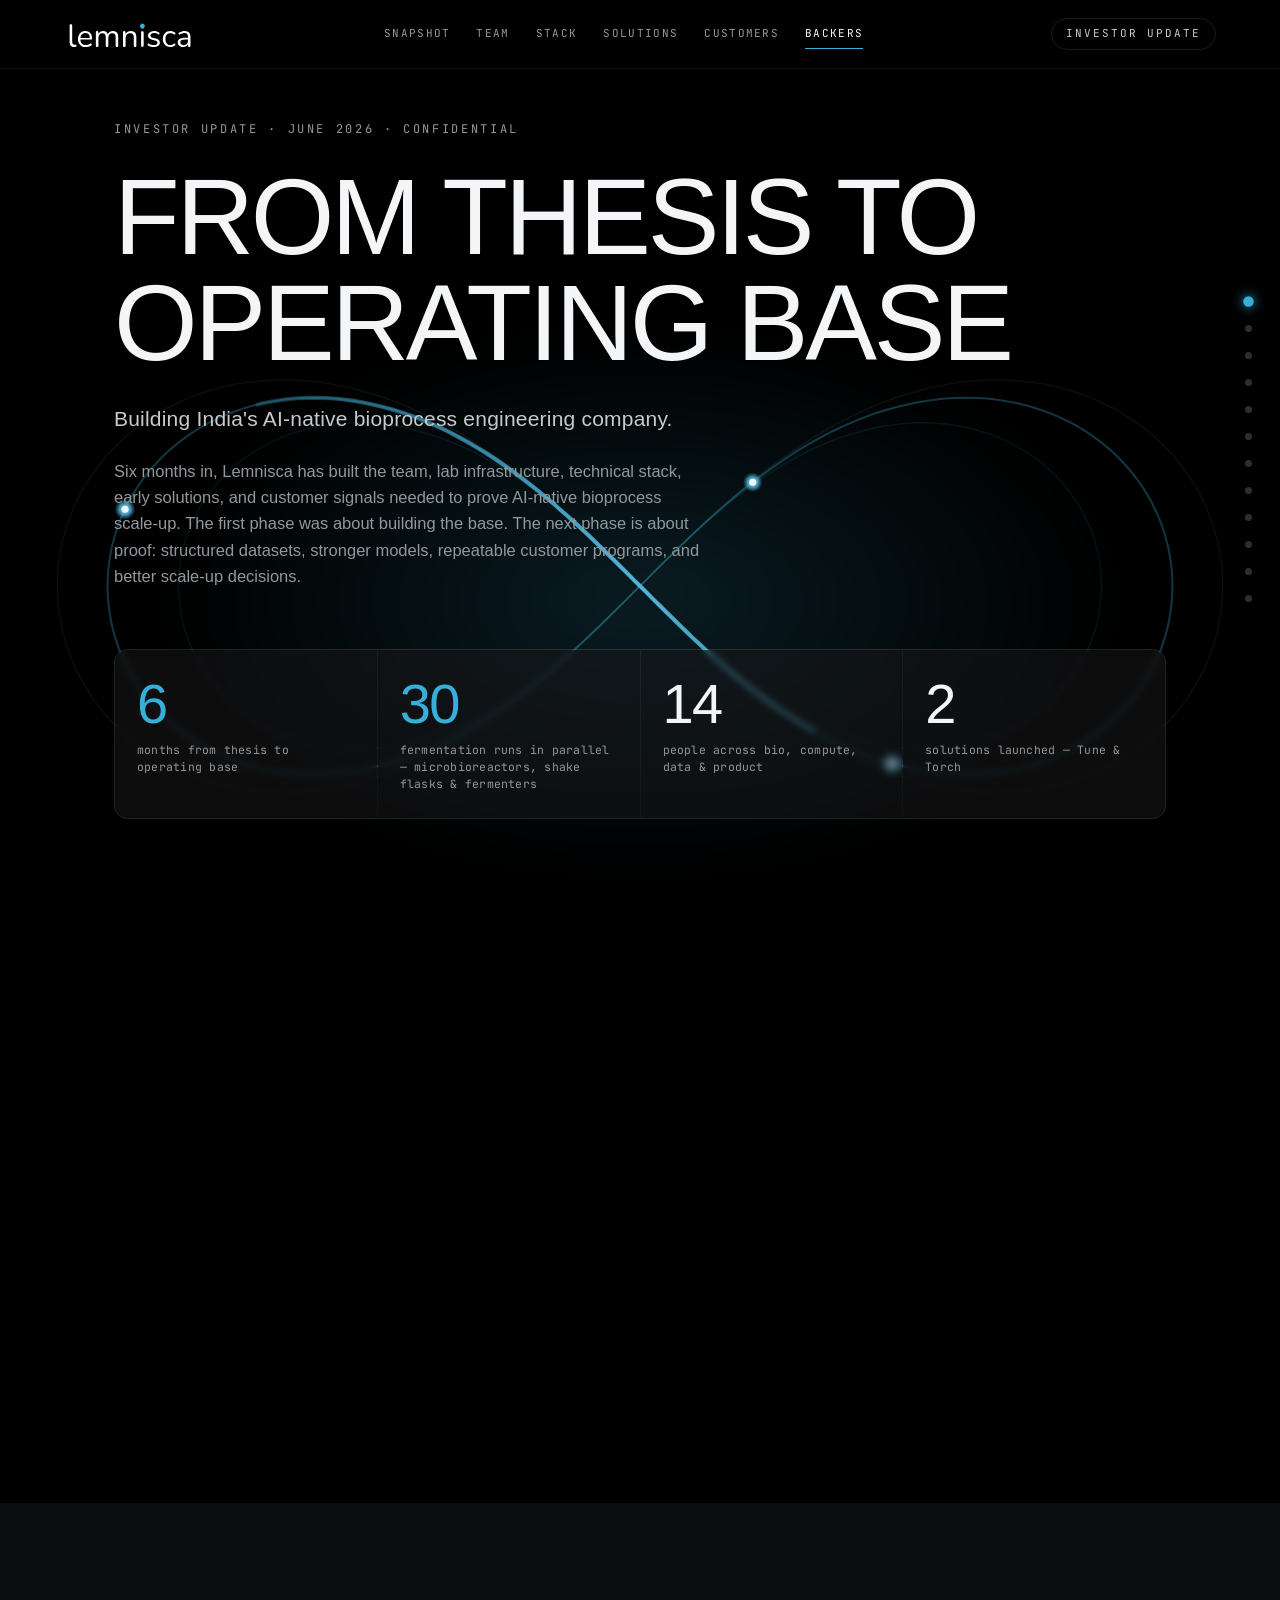
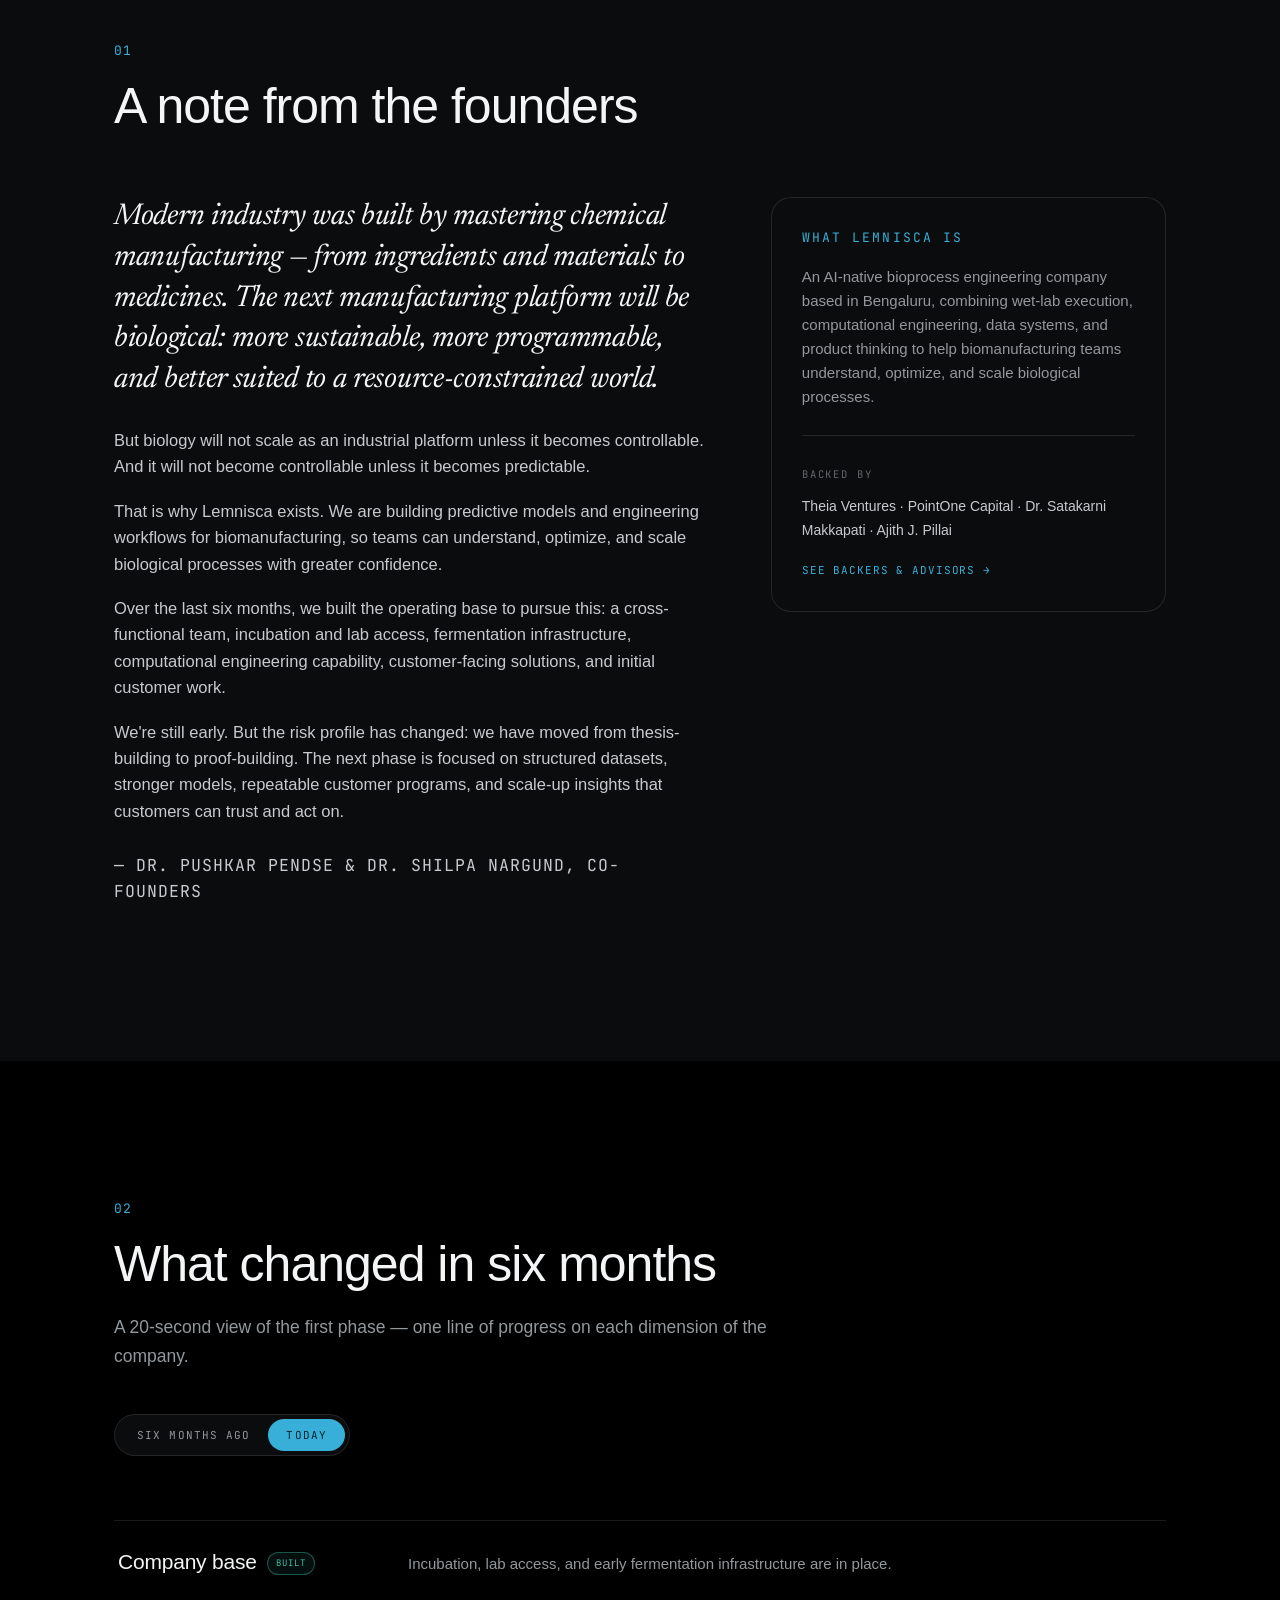
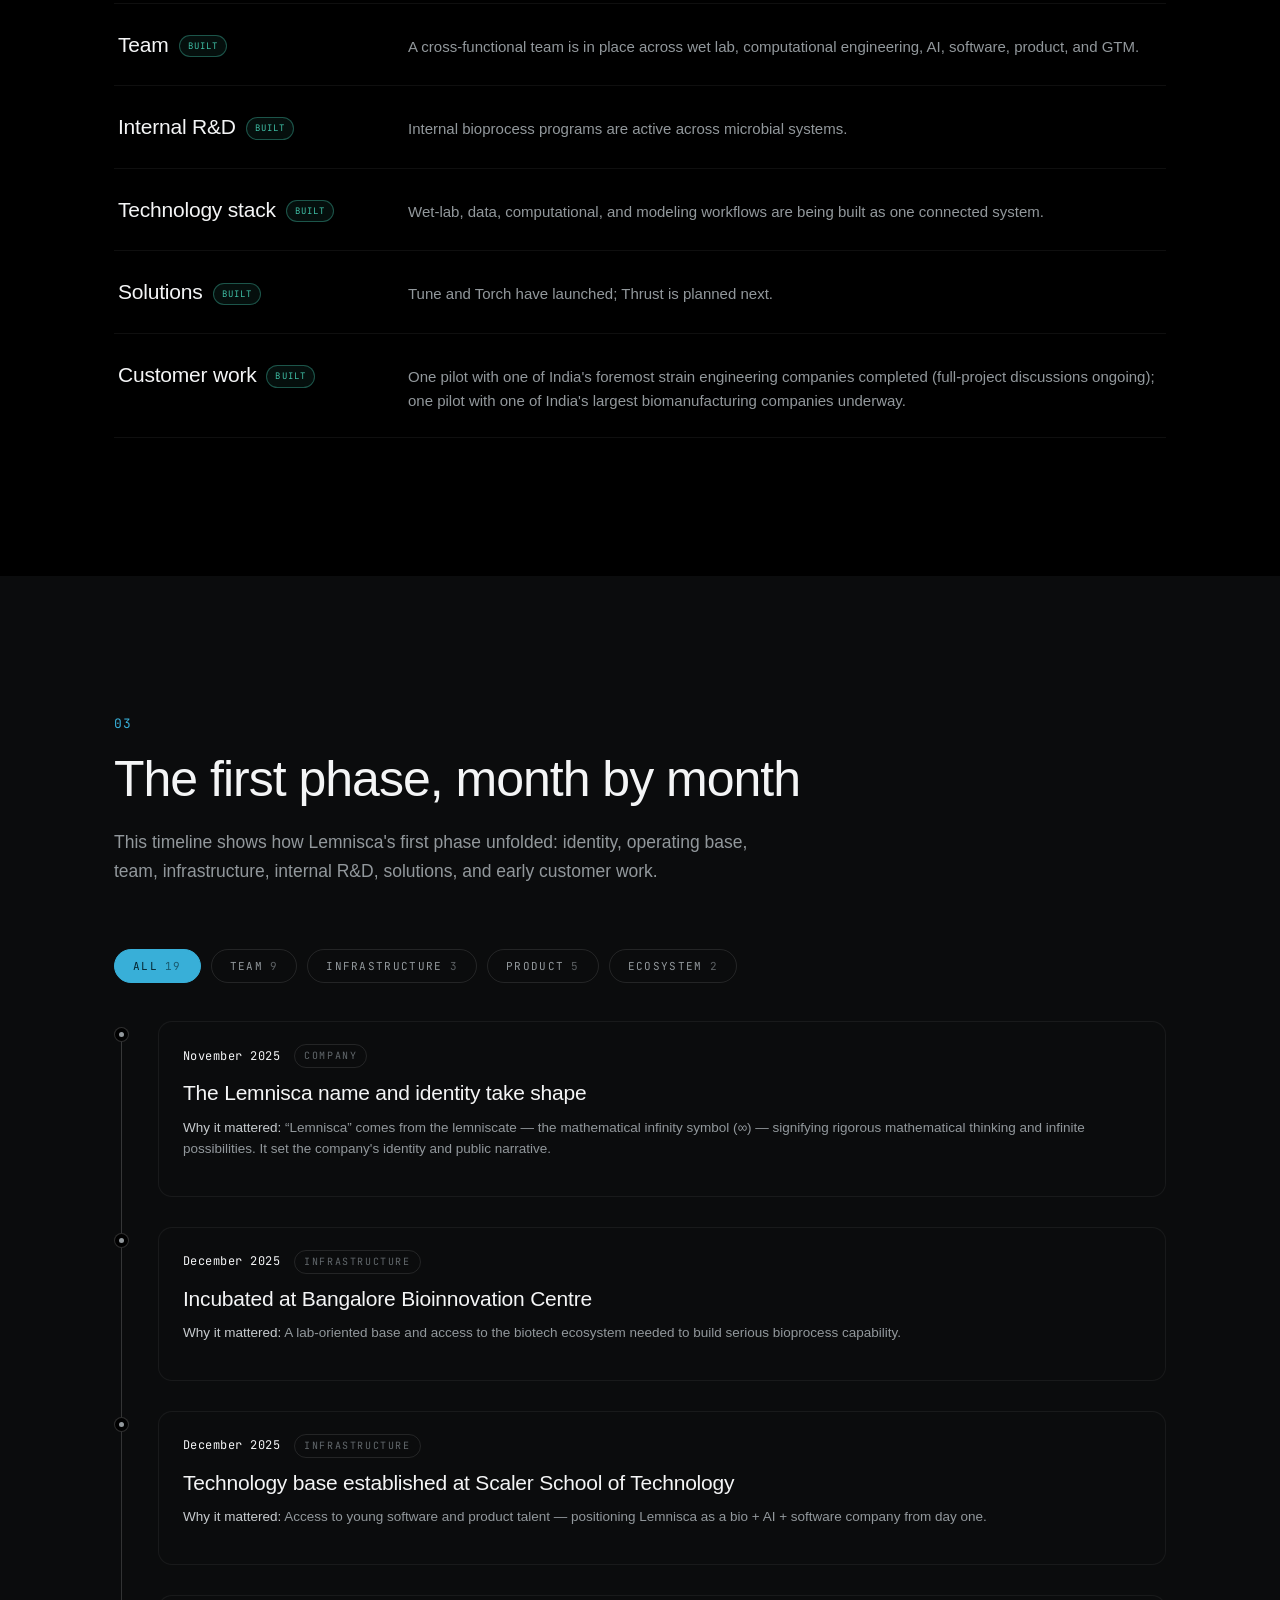
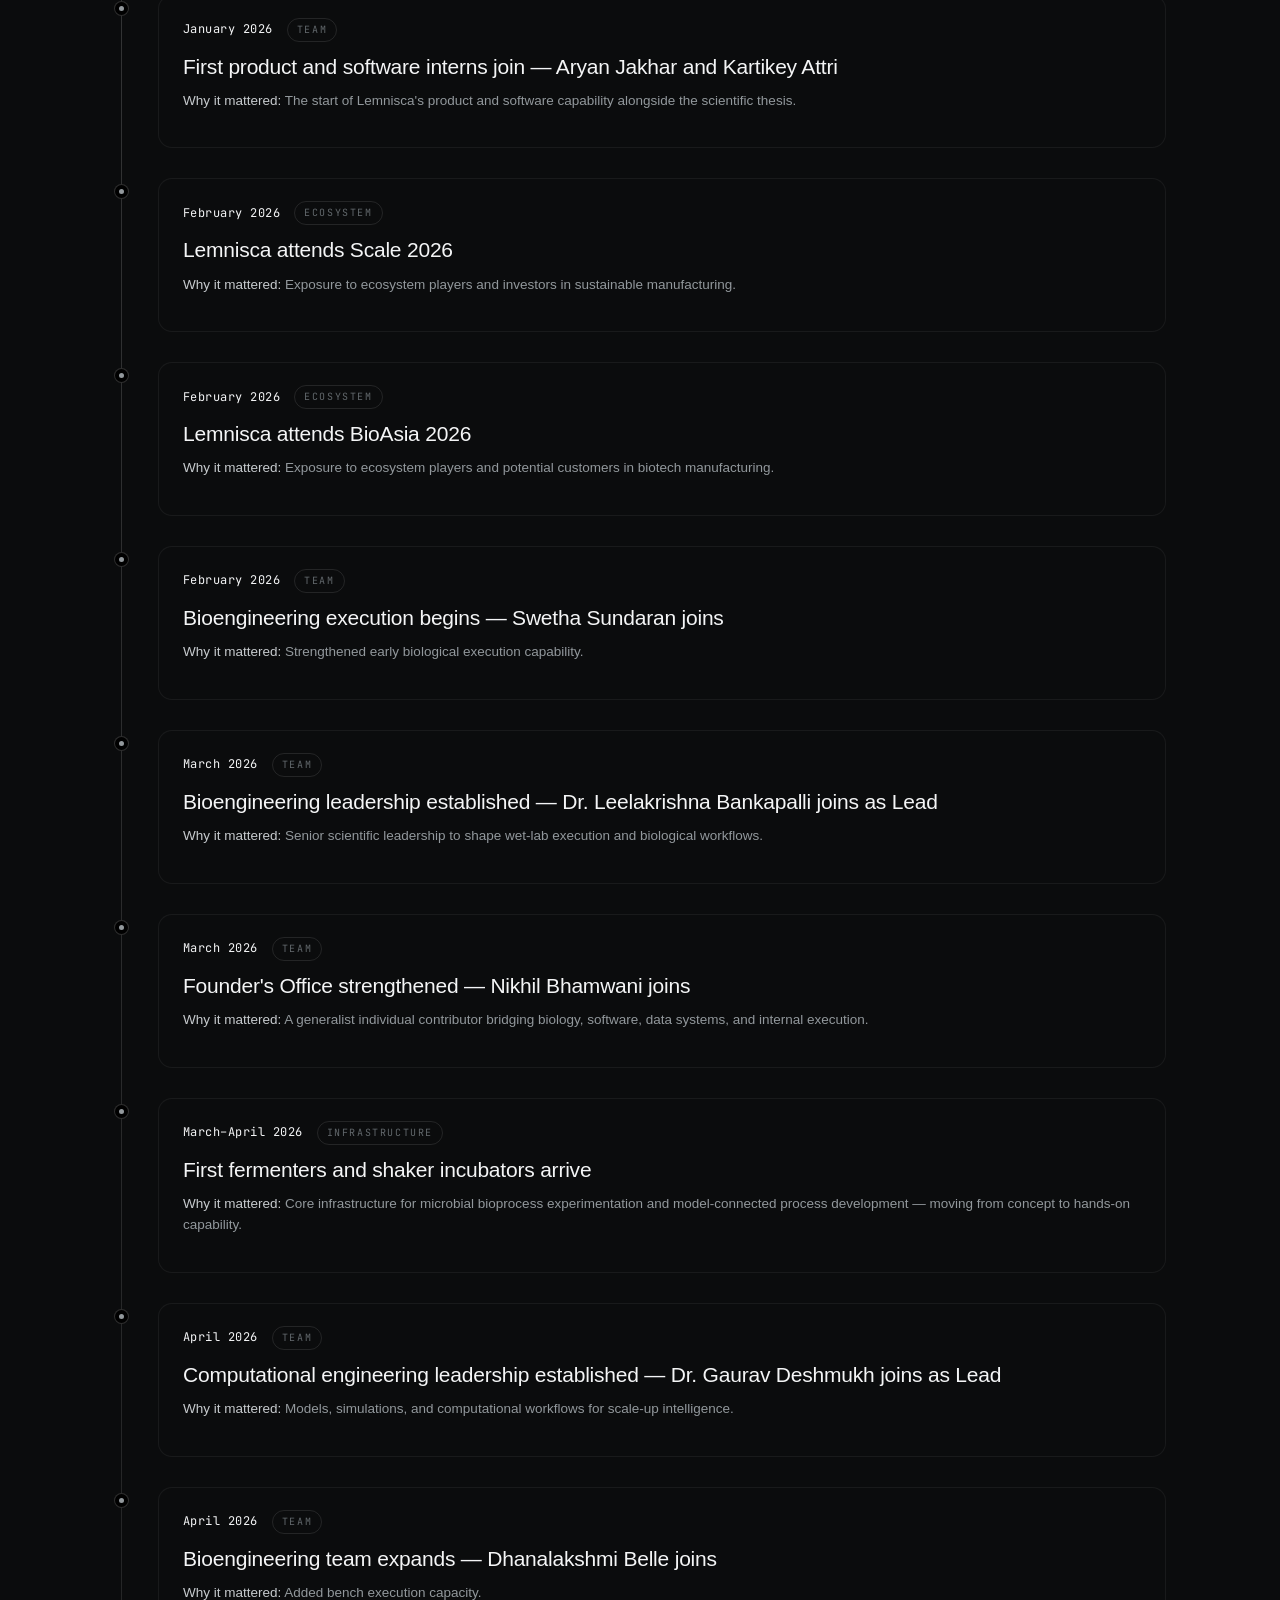
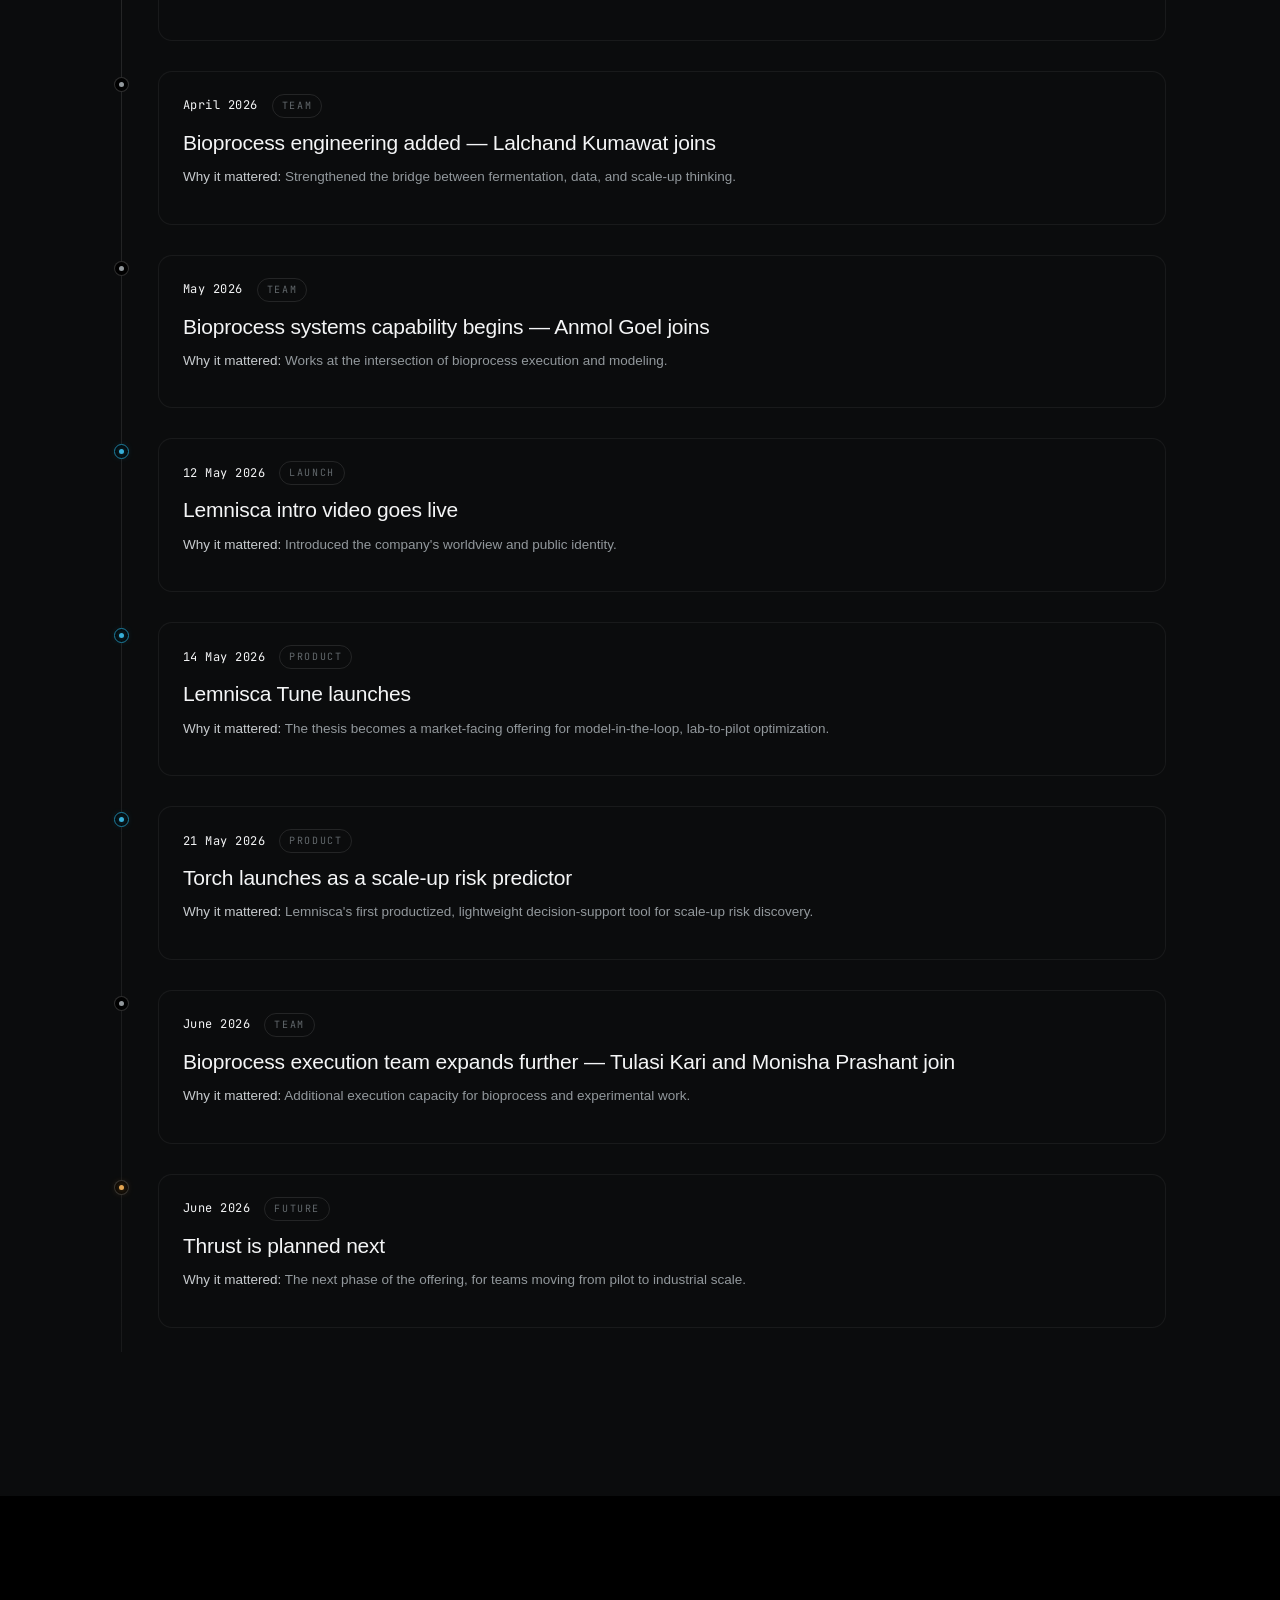
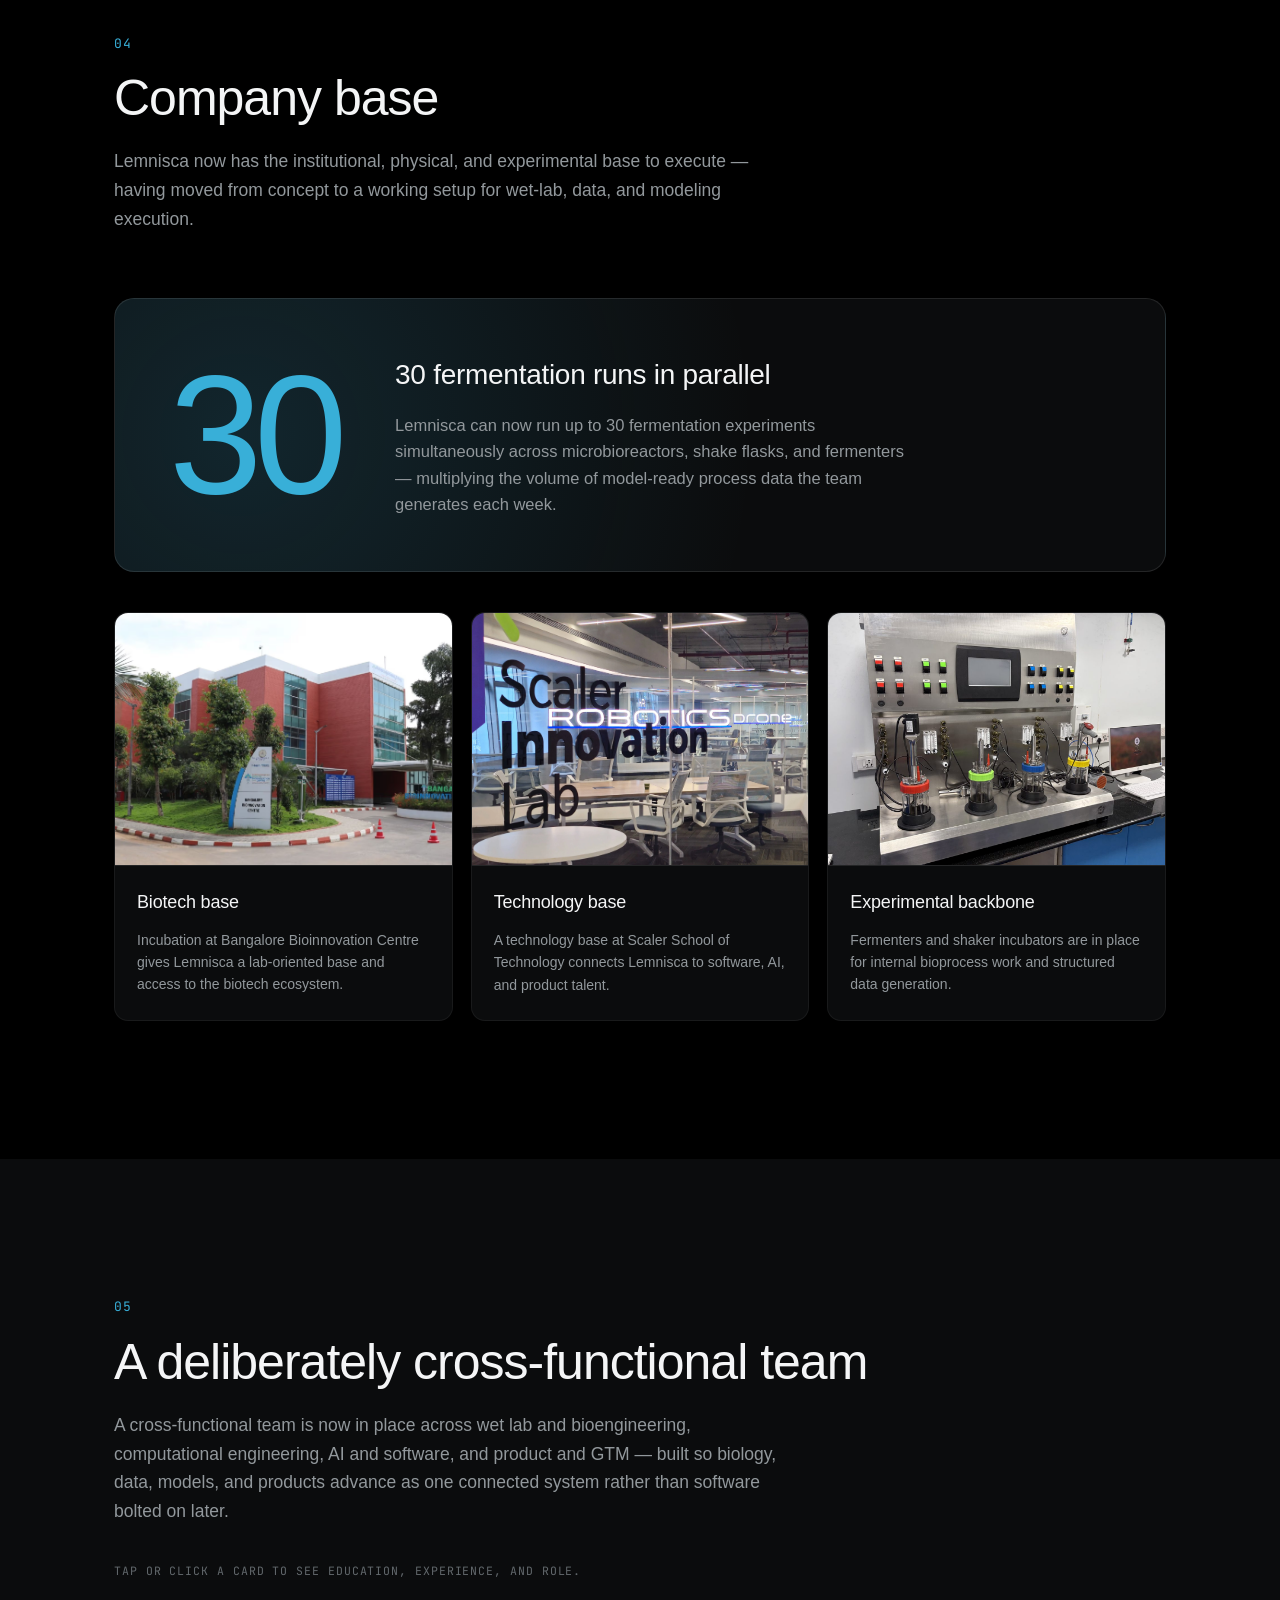
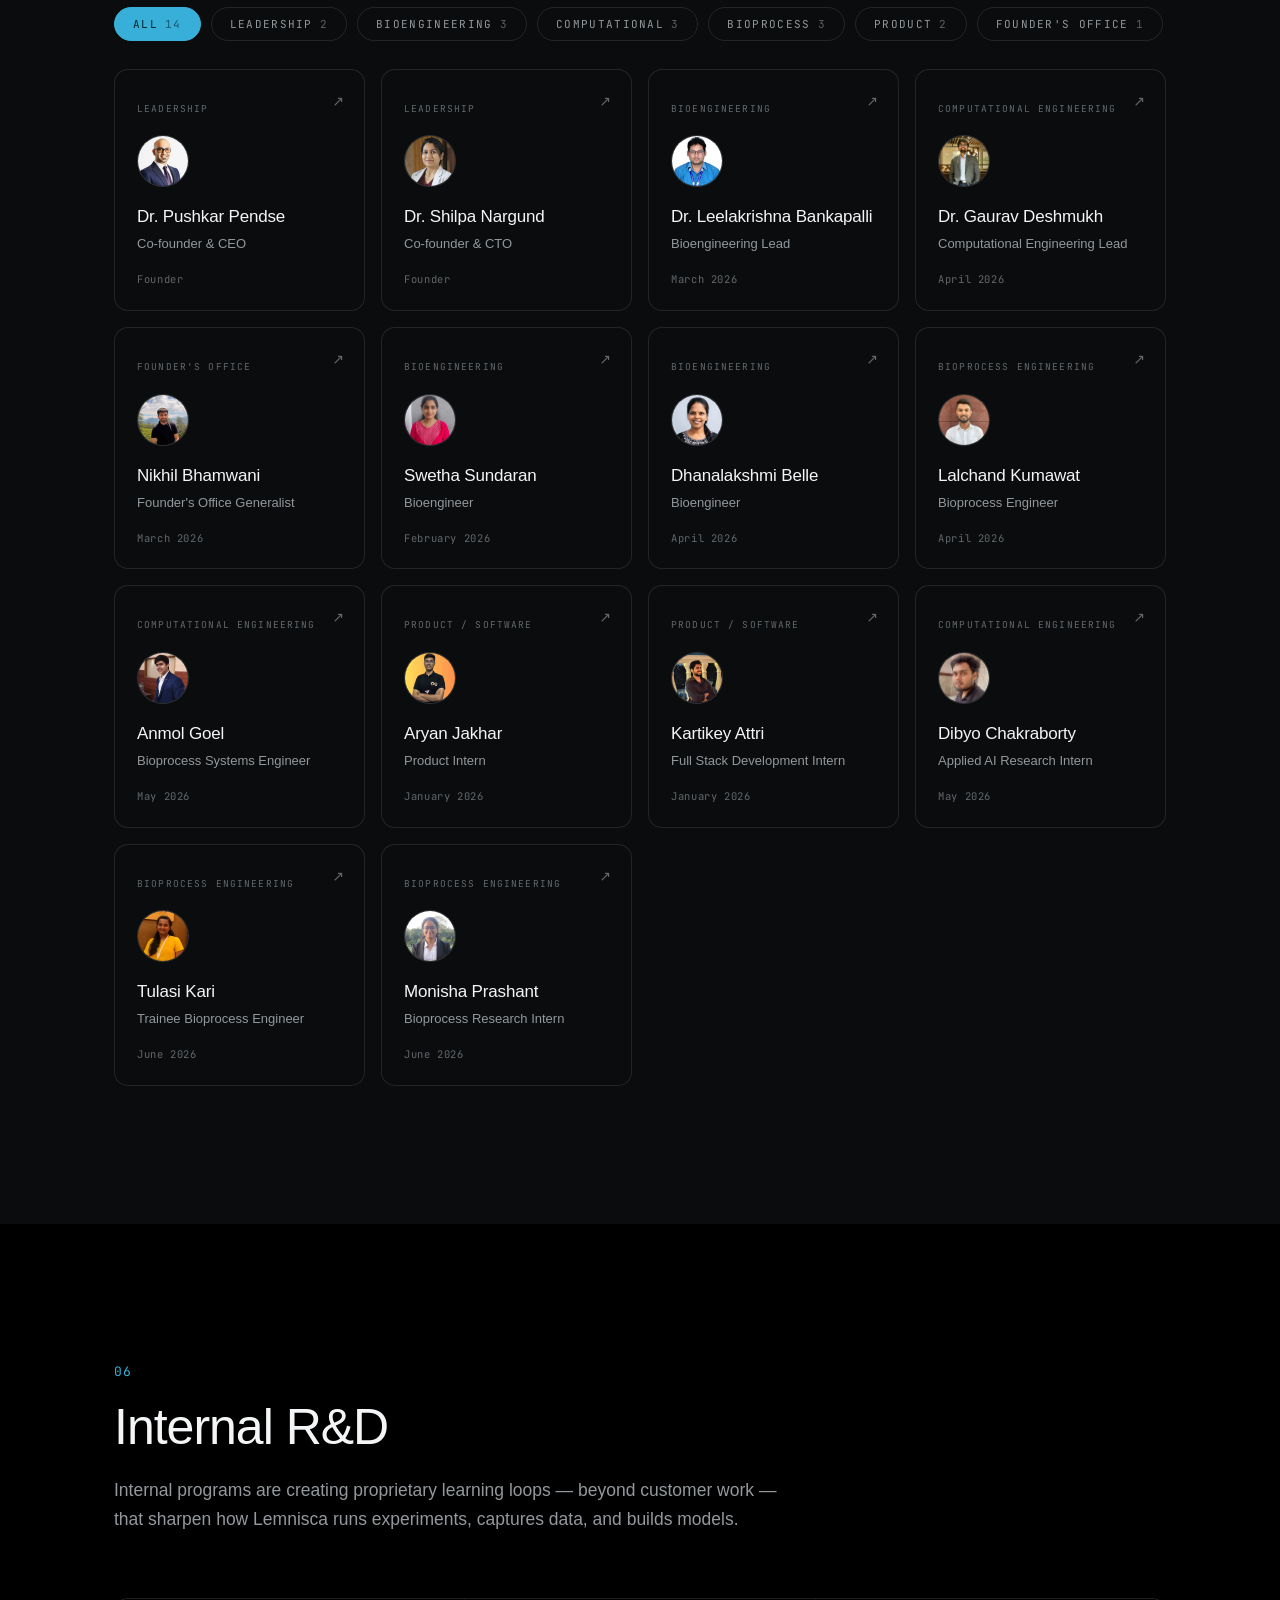
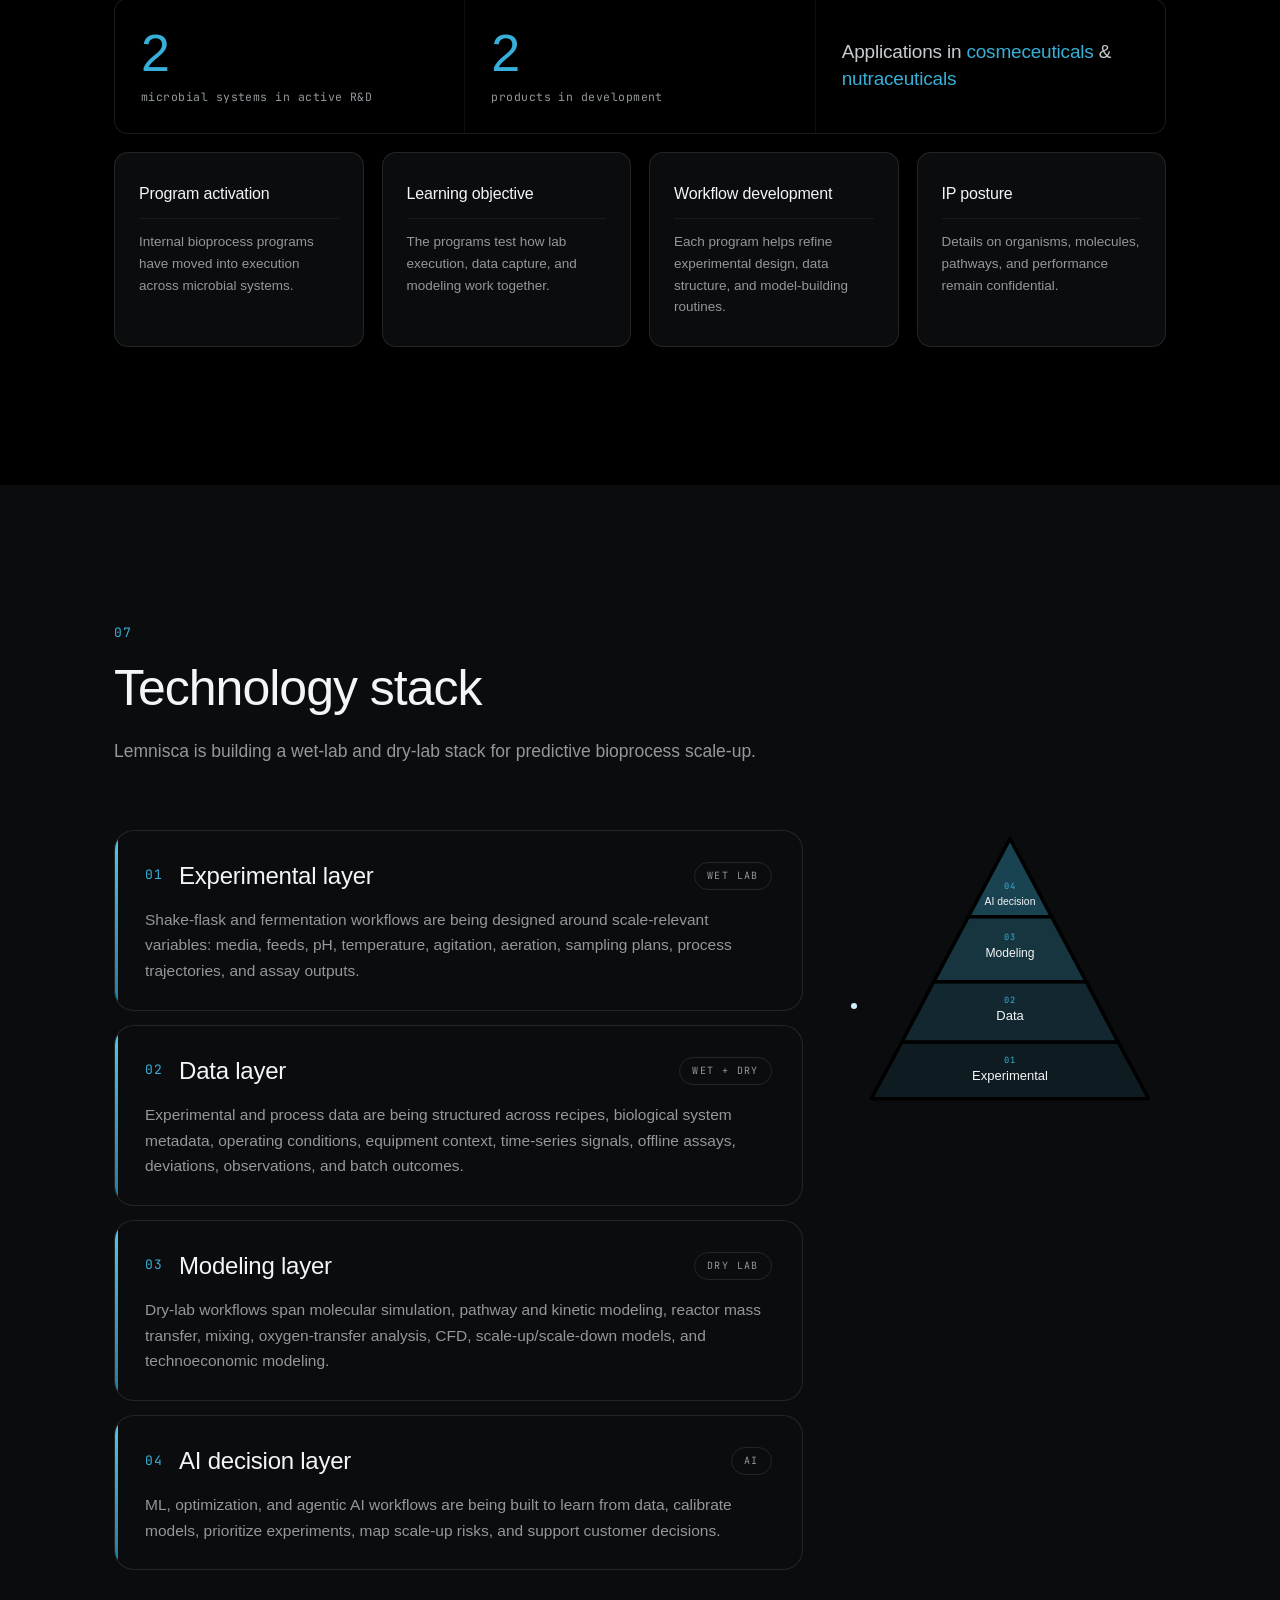
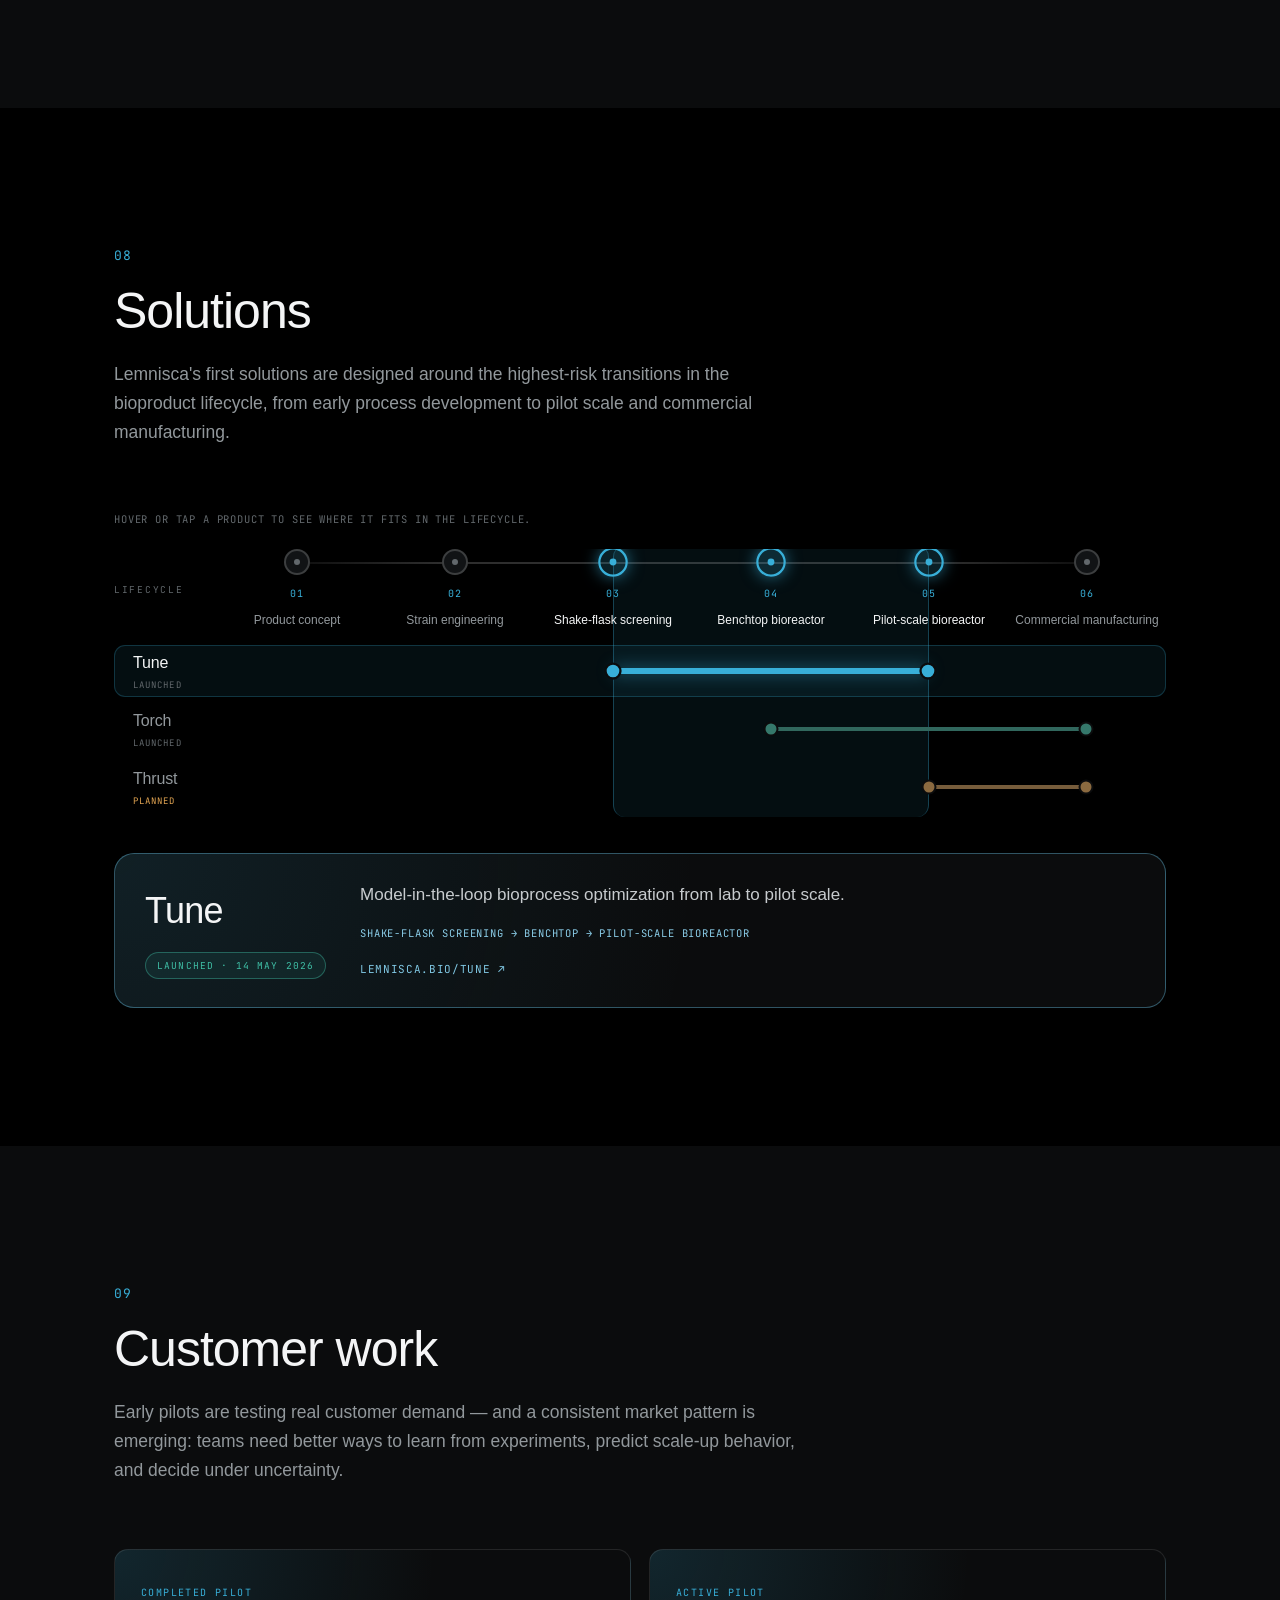
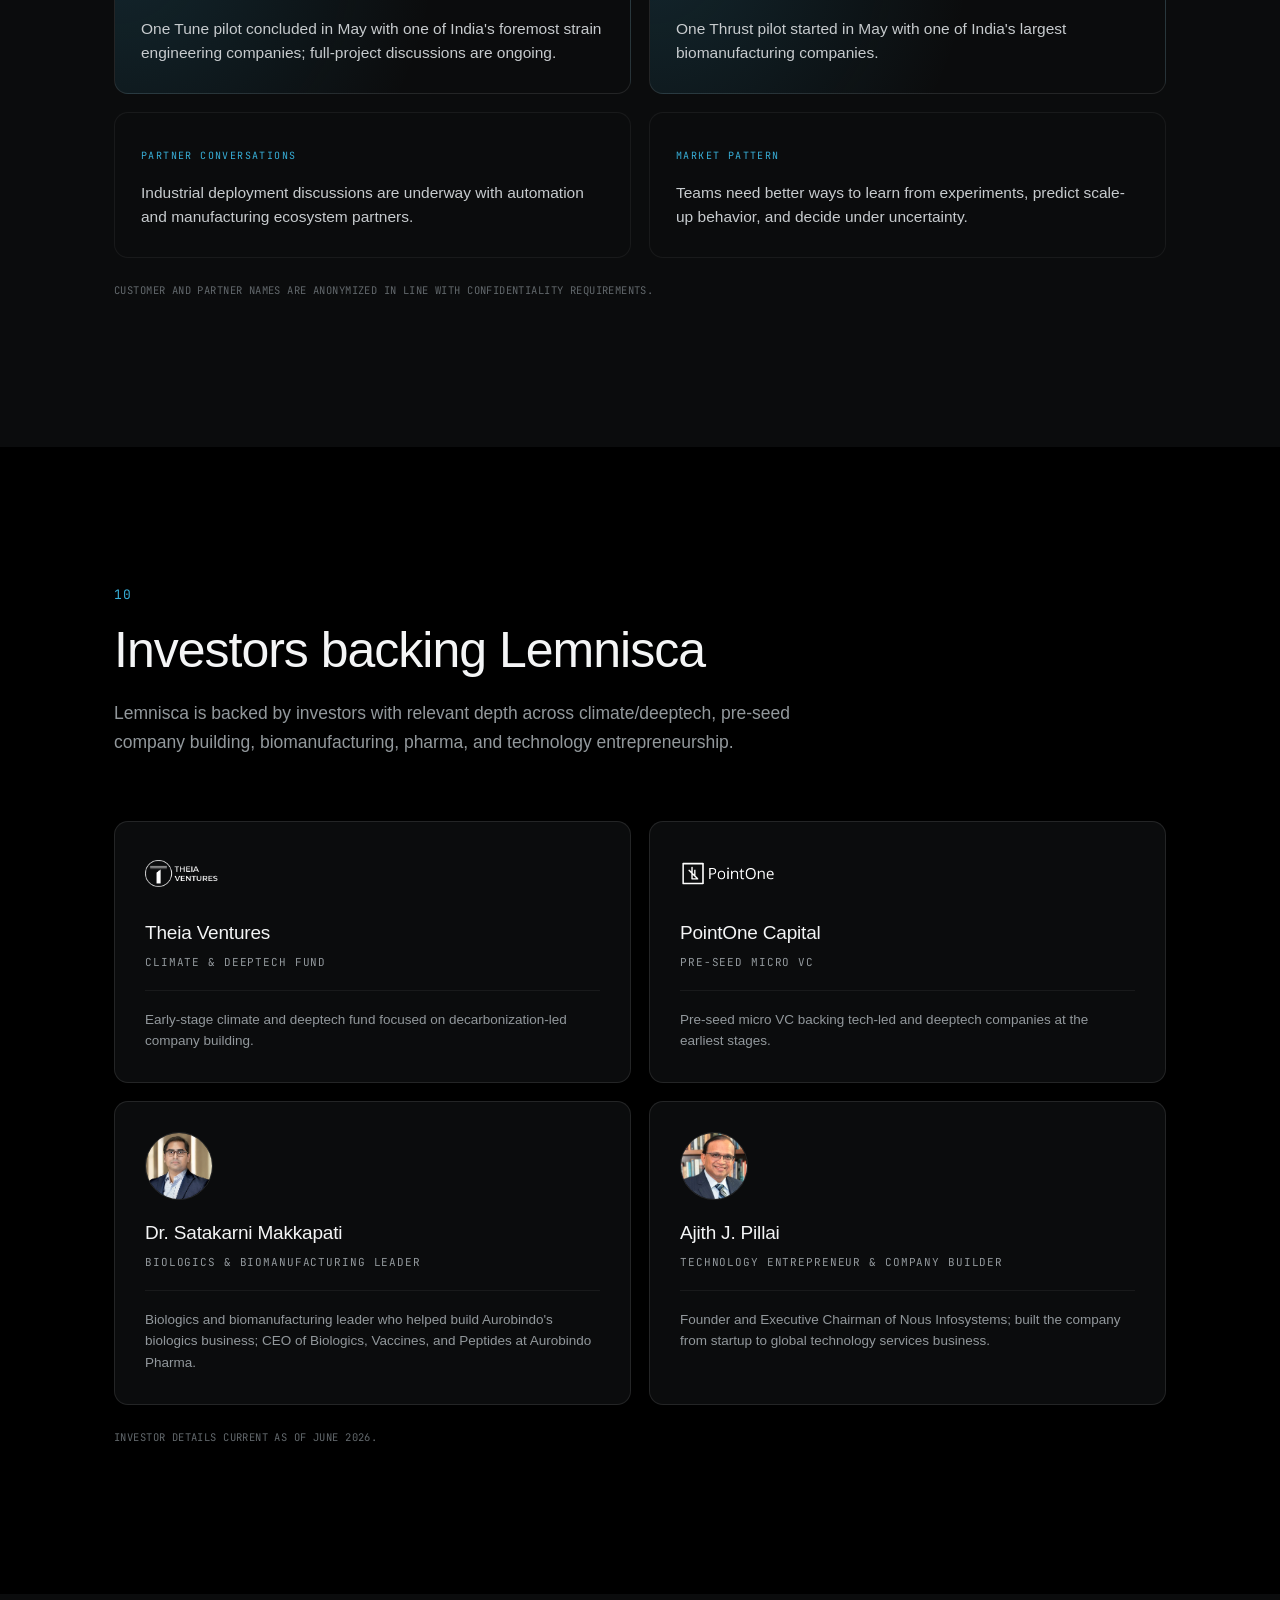
<file: index.html>
<!DOCTYPE html>
<html lang="en">
<head>
  <script>if(location.pathname.startsWith('/investor-update')){var b=document.createElement('base');b.href='/investor-update/';document.head.appendChild(b);}</script>
  <meta charset="UTF-8" />
  <meta name="viewport" content="width=device-width, initial-scale=1.0" />
  <title>Lemnisca — From Thesis to Operating Base</title>
  <meta name="description" content="Investor update on Lemnisca's first six months: operating base, team, internal R&D, technology stack, solutions, and early customer work. Confidential — for investors and approved stakeholders." />
  <meta name="robots" content="noindex, nofollow" />
  <link rel="icon" type="image/png" href="./Assets/favicon.png" />
  <link rel="apple-touch-icon" href="./Assets/favicon.png" />
  <link rel="preconnect" href="https://fonts.googleapis.com" />
  <link rel="preconnect" href="https://fonts.gstatic.com" crossorigin />
  <link href="https://fonts.googleapis.com/css2?family=JetBrains+Mono:wght@400;500&family=Newsreader:ital,opsz,wght@1,18..72,400;1,18..72,500&display=swap" rel="stylesheet" />
  <link rel="stylesheet" href="styles.css" />
</head>
<body>
  <div class="scroll-progress" id="scrollProgress" aria-hidden="true"></div>

  <!-- Header -->
  <header class="site-header" id="siteHeader">
    <a class="brand" href="#hero" aria-label="Lemnisca home">
      <span class="brand-logo"><svg viewBox="0 0 83 24" fill="currentColor" role="img" aria-label="Lemnisca" xmlns="http://www.w3.org/2000/svg"><path d="M6.48 20.18C5.52 20.18 4.78667 19.8867 4.28 19.3C3.77333 18.7133 3.52 17.8733 3.52 16.78V6.58C3.52 6.31333 3.58667 6.11333 3.72 5.98C3.85333 5.83333 4.05333 5.76 4.32 5.76C4.57333 5.76 4.77333 5.83333 4.92 5.98C5.06667 6.11333 5.14 6.31333 5.14 6.58V16.66C5.14 17.38 5.28 17.92 5.56 18.28C5.85333 18.6267 6.28 18.8 6.84 18.8C6.96 18.8 7.06667 18.7933 7.16 18.78C7.25333 18.7667 7.34667 18.76 7.44 18.76C7.58667 18.7467 7.68667 18.78 7.74 18.86C7.80667 18.94 7.84 19.1 7.84 19.34C7.84 19.58 7.78667 19.76 7.68 19.88C7.57333 20 7.4 20.08 7.16 20.12C7.05333 20.1333 6.94 20.1467 6.82 20.16C6.7 20.1733 6.58667 20.18 6.48 20.18ZM13.7203 20.18C12.6936 20.18 11.807 19.98 11.0603 19.58C10.327 19.1667 9.75365 18.5867 9.34031 17.84C8.94031 17.0933 8.74031 16.2 8.74031 15.16C8.74031 14.1467 8.94031 13.2667 9.34031 12.52C9.74031 11.76 10.287 11.1667 10.9803 10.74C11.687 10.3133 12.5003 10.1 13.4203 10.1C14.0736 10.1 14.6603 10.2133 15.1803 10.44C15.7003 10.6533 16.1403 10.9667 16.5003 11.38C16.8736 11.7933 17.1536 12.2933 17.3403 12.88C17.5403 13.4667 17.6403 14.1267 17.6403 14.86C17.6403 15.0733 17.5803 15.2333 17.4603 15.34C17.3403 15.4333 17.167 15.48 16.9403 15.48H9.98031V14.42H16.5603L16.2403 14.68C16.2403 13.96 16.1336 13.3533 15.9203 12.86C15.707 12.3533 15.3936 11.9667 14.9803 11.7C14.5803 11.4333 14.0736 11.3 13.4603 11.3C12.7803 11.3 12.2003 11.46 11.7203 11.78C11.2536 12.0867 10.9003 12.52 10.6603 13.08C10.4203 13.6267 10.3003 14.2667 10.3003 15V15.12C10.3003 16.3467 10.5936 17.28 11.1803 17.92C11.7803 18.56 12.627 18.88 13.7203 18.88C14.1736 18.88 14.6203 18.82 15.0603 18.7C15.5136 18.58 15.9536 18.38 16.3803 18.1C16.567 17.98 16.7336 17.9267 16.8803 17.94C17.0403 17.94 17.167 17.9867 17.2603 18.08C17.3536 18.16 17.4136 18.2667 17.4403 18.4C17.4803 18.52 17.467 18.6533 17.4003 18.8C17.347 18.9467 17.2336 19.0733 17.0603 19.18C16.6203 19.5 16.1003 19.7467 15.5003 19.92C14.9003 20.0933 14.307 20.18 13.7203 20.18ZM20.8248 20.14C20.5582 20.14 20.3582 20.0667 20.2248 19.92C20.0915 19.7733 20.0248 19.5667 20.0248 19.3V10.96C20.0248 10.6933 20.0915 10.4933 20.2248 10.36C20.3582 10.2133 20.5515 10.14 20.8048 10.14C21.0582 10.14 21.2515 10.2133 21.3848 10.36C21.5315 10.4933 21.6048 10.6933 21.6048 10.96V12.72L21.3848 12.44C21.6382 11.6933 22.0448 11.12 22.6048 10.72C23.1782 10.3067 23.8582 10.1 24.6448 10.1C25.4715 10.1 26.1382 10.3 26.6448 10.7C27.1648 11.0867 27.5115 11.6933 27.6848 12.52H27.3848C27.6248 11.7733 28.0515 11.1867 28.6648 10.76C29.2915 10.32 30.0182 10.1 30.8448 10.1C31.5782 10.1 32.1782 10.24 32.6448 10.52C33.1248 10.8 33.4848 11.2267 33.7248 11.8C33.9648 12.36 34.0848 13.0733 34.0848 13.94V19.3C34.0848 19.5667 34.0115 19.7733 33.8648 19.92C33.7315 20.0667 33.5315 20.14 33.2648 20.14C33.0115 20.14 32.8115 20.0667 32.6648 19.92C32.5315 19.7733 32.4648 19.5667 32.4648 19.3V14.02C32.4648 13.1267 32.3115 12.4733 32.0048 12.06C31.6982 11.6333 31.1782 11.42 30.4448 11.42C29.6448 11.42 29.0115 11.7 28.5448 12.26C28.0915 12.8067 27.8648 13.5533 27.8648 14.5V19.3C27.8648 19.5667 27.7915 19.7733 27.6448 19.92C27.5115 20.0667 27.3115 20.14 27.0448 20.14C26.7915 20.14 26.5915 20.0667 26.4448 19.92C26.3115 19.7733 26.2448 19.5667 26.2448 19.3V14.02C26.2448 13.1267 26.0848 12.4733 25.7648 12.06C25.4582 11.6333 24.9448 11.42 24.2248 11.42C23.4248 11.42 22.7915 11.7 22.3248 12.26C21.8715 12.8067 21.6448 13.5533 21.6448 14.5V19.3C21.6448 19.86 21.3715 20.14 20.8248 20.14ZM37.9138 20.14C37.6471 20.14 37.4471 20.0667 37.3138 19.92C37.1804 19.7733 37.1138 19.5667 37.1138 19.3V10.96C37.1138 10.6933 37.1804 10.4933 37.3138 10.36C37.4471 10.2133 37.6404 10.14 37.8938 10.14C38.1471 10.14 38.3404 10.2133 38.4738 10.36C38.6204 10.4933 38.6938 10.6933 38.6938 10.96V12.68L38.4738 12.44C38.7538 11.6667 39.2071 11.0867 39.8338 10.7C40.4738 10.3 41.2071 10.1 42.0338 10.1C42.8071 10.1 43.4471 10.24 43.9538 10.52C44.4738 10.8 44.8604 11.2267 45.1138 11.8C45.3671 12.36 45.4938 13.0733 45.4938 13.94V19.3C45.4938 19.5667 45.4204 19.7733 45.2738 19.92C45.1404 20.0667 44.9471 20.14 44.6938 20.14C44.4271 20.14 44.2204 20.0667 44.0738 19.92C43.9404 19.7733 43.8738 19.5667 43.8738 19.3V14.04C43.8738 13.1333 43.6938 12.4733 43.3338 12.06C42.9871 11.6333 42.4271 11.42 41.6538 11.42C40.7604 11.42 40.0471 11.7 39.5138 12.26C38.9938 12.8067 38.7338 13.54 38.7338 14.46V19.3C38.7338 19.86 38.4604 20.14 37.9138 20.14ZM49.2809 20.1C49.0143 20.1 48.8143 20.0267 48.6809 19.88C48.5476 19.72 48.4809 19.5 48.4809 19.22V11.04C48.4809 10.76 48.5476 10.5467 48.6809 10.4C48.8143 10.2533 49.0143 10.18 49.2809 10.18C49.5343 10.18 49.7343 10.2533 49.8809 10.4C50.0276 10.5467 50.1009 10.76 50.1009 11.04V19.22C50.1009 19.5 50.0276 19.72 49.8809 19.88C49.7476 20.0267 49.5476 20.1 49.2809 20.1ZM49.2809 7.94C48.9476 7.94 48.6876 7.85333 48.5009 7.68C48.3143 7.49333 48.2209 7.24667 48.2209 6.94C48.2209 6.62 48.3143 6.38 48.5009 6.22C48.6876 6.04667 48.9476 5.96 49.2809 5.96C49.6276 5.96 49.8876 6.04667 50.0609 6.22C50.2476 6.38 50.3409 6.62 50.3409 6.94C50.3409 7.24667 50.2476 7.49333 50.0609 7.68C49.8876 7.85333 49.6276 7.94 49.2809 7.94ZM56.4094 20.18C55.8094 20.18 55.2027 20.1067 54.5894 19.96C53.9894 19.8133 53.4294 19.56 52.9094 19.2C52.776 19.1067 52.6827 19 52.6294 18.88C52.576 18.7467 52.556 18.62 52.5694 18.5C52.596 18.3667 52.6494 18.2533 52.7294 18.16C52.8227 18.0667 52.9294 18.0133 53.0494 18C53.1827 17.9733 53.3294 18 53.4894 18.08C54.0094 18.4 54.5094 18.6267 54.9894 18.76C55.4827 18.88 55.9694 18.94 56.4494 18.94C57.2094 18.94 57.7827 18.8 58.1694 18.52C58.556 18.24 58.7494 17.86 58.7494 17.38C58.7494 17.0067 58.6227 16.7133 58.3694 16.5C58.116 16.2733 57.716 16.1 57.1694 15.98L55.3494 15.58C54.5094 15.4067 53.8827 15.1067 53.4694 14.68C53.0694 14.2533 52.8694 13.7 52.8694 13.02C52.8694 12.42 53.0227 11.9067 53.3294 11.48C53.6494 11.04 54.096 10.7 54.6694 10.46C55.2427 10.22 55.9094 10.1 56.6694 10.1C57.256 10.1 57.8094 10.18 58.3294 10.34C58.8627 10.4867 59.3427 10.7267 59.7694 11.06C59.9027 11.1533 59.9894 11.2667 60.0294 11.4C60.0827 11.52 60.0894 11.6467 60.0494 11.78C60.0227 11.9 59.9627 12.0067 59.8694 12.1C59.776 12.18 59.6627 12.2267 59.5294 12.24C59.396 12.2533 59.256 12.2133 59.1094 12.12C58.7094 11.8533 58.3027 11.66 57.8894 11.54C57.476 11.4067 57.0694 11.34 56.6694 11.34C55.9227 11.34 55.356 11.4867 54.9694 11.78C54.5827 12.0733 54.3894 12.46 54.3894 12.94C54.3894 13.3133 54.5094 13.62 54.7494 13.86C54.9894 14.1 55.3627 14.2733 55.8694 14.38L57.6894 14.76C58.556 14.9467 59.2027 15.2467 59.6294 15.66C60.0694 16.06 60.2894 16.6067 60.2894 17.3C60.2894 18.18 59.936 18.88 59.2294 19.4C58.5227 19.92 57.5827 20.18 56.4094 20.18ZM66.8783 20.18C65.9049 20.18 65.0649 19.9667 64.3583 19.54C63.6516 19.1133 63.1049 18.52 62.7183 17.76C62.3449 16.9867 62.1583 16.0933 62.1583 15.08C62.1583 14.3067 62.2649 13.6133 62.4783 13C62.6916 12.3867 63.0049 11.8667 63.4183 11.44C63.8316 11 64.3249 10.6667 64.8983 10.44C65.4849 10.2133 66.1449 10.1 66.8783 10.1C67.3583 10.1 67.8583 10.1733 68.3783 10.32C68.8983 10.4667 69.3716 10.72 69.7983 11.08C69.9316 11.1733 70.0183 11.2867 70.0583 11.42C70.0983 11.5533 70.0983 11.6867 70.0583 11.82C70.0183 11.94 69.9516 12.0467 69.8583 12.14C69.7649 12.22 69.6449 12.2667 69.4983 12.28C69.3649 12.2933 69.2249 12.2467 69.0783 12.14C68.7316 11.8733 68.3783 11.6867 68.0183 11.58C67.6583 11.4733 67.3116 11.42 66.9783 11.42C66.4583 11.42 66.0049 11.5067 65.6183 11.68C65.2316 11.84 64.9049 12.0733 64.6383 12.38C64.3716 12.6867 64.1649 13.0667 64.0183 13.52C63.8849 13.9733 63.8183 14.5 63.8183 15.1C63.8183 16.26 64.0916 17.18 64.6383 17.86C65.1849 18.5267 65.9649 18.86 66.9783 18.86C67.3116 18.86 67.6516 18.8067 67.9983 18.7C68.3583 18.5933 68.7183 18.4067 69.0783 18.14C69.2249 18.0333 69.3649 17.9867 69.4983 18C69.6316 18.0133 69.7449 18.0667 69.8383 18.16C69.9316 18.24 69.9916 18.3467 70.0183 18.48C70.0583 18.6133 70.0583 18.7467 70.0183 18.88C69.9783 19 69.8916 19.1067 69.7583 19.2C69.3316 19.5467 68.8649 19.8 68.3583 19.96C67.8516 20.1067 67.3583 20.18 66.8783 20.18ZM74.998 20.18C74.3313 20.18 73.7313 20.0533 73.198 19.8C72.678 19.5333 72.2646 19.1733 71.958 18.72C71.6513 18.2667 71.498 17.76 71.498 17.2C71.498 16.48 71.678 15.9133 72.038 15.5C72.4113 15.0867 73.018 14.7933 73.858 14.62C74.7113 14.4467 75.8713 14.36 77.338 14.36H78.238V15.42H77.358C76.278 15.42 75.4246 15.4733 74.798 15.58C74.1846 15.6733 73.7513 15.84 73.498 16.08C73.258 16.32 73.138 16.66 73.138 17.1C73.138 17.6467 73.3246 18.0933 73.698 18.44C74.0846 18.7867 74.6046 18.96 75.258 18.96C75.7913 18.96 76.258 18.8333 76.658 18.58C77.0713 18.3267 77.3913 17.98 77.618 17.54C77.858 17.1 77.978 16.5933 77.978 16.02V13.74C77.978 12.9133 77.8113 12.32 77.478 11.96C77.1446 11.5867 76.598 11.4 75.838 11.4C75.3713 11.4 74.9046 11.46 74.438 11.58C73.9713 11.7 73.478 11.8933 72.958 12.16C72.7713 12.2533 72.6113 12.2867 72.478 12.26C72.3446 12.22 72.238 12.1467 72.158 12.04C72.078 11.9333 72.0313 11.8133 72.018 11.68C72.0046 11.5333 72.0313 11.3933 72.098 11.26C72.178 11.1267 72.298 11.02 72.458 10.94C73.0446 10.6467 73.6246 10.4333 74.198 10.3C74.7713 10.1667 75.318 10.1 75.838 10.1C76.678 10.1 77.3713 10.24 77.918 10.52C78.4646 10.7867 78.8713 11.2 79.138 11.76C79.4046 12.3067 79.538 13.0133 79.538 13.88V19.3C79.538 19.5667 79.4713 19.7733 79.338 19.92C79.218 20.0667 79.038 20.14 78.798 20.14C78.5446 20.14 78.3513 20.0667 78.218 19.92C78.0846 19.7733 78.018 19.5667 78.018 19.3V17.74H78.198C78.0913 18.2467 77.8846 18.68 77.578 19.04C77.2846 19.4 76.918 19.68 76.478 19.88C76.038 20.08 75.5446 20.18 74.998 20.18Z" fill="white"></path><path d="M49.2905 7L49.25 7.05002" stroke="#38AFD8" stroke-width="3" stroke-linecap="round"></path></svg></span>
    </a>
    <nav class="site-nav" aria-label="Section navigation">
      <a href="#snapshot">Snapshot</a>
      <a href="#team">Team</a>
      <a href="#stack">Stack</a>
      <a href="#solutions">Solutions</a>
      <a href="#customers">Customers</a>
      <a href="#backers">Backers</a>
    </nav>
    <span class="header-tag">Investor Update</span>
  </header>

  <nav class="nav-rail" id="navRail" aria-label="Section progress"></nav>

  <main>
    <!-- HERO -->
    <section class="hero" id="hero" data-screen-label="Hero">
      <div class="hero-glow" aria-hidden="true"></div>
      <svg class="hero-loop" viewBox="0 0 900 520" preserveAspectRatio="xMidYMid meet" aria-hidden="true">
        <defs>
          <linearGradient id="loopGrad" x1="0" y1="0" x2="1" y2="0">
            <stop offset="0" stop-color="#38afd8" stop-opacity="0"/>
            <stop offset="0.5" stop-color="#5bc7ec" stop-opacity="0.85"/>
            <stop offset="1" stop-color="#38afd8" stop-opacity="0"/>
          </linearGradient>
          <radialGradient id="tracerGrad">
            <stop offset="0" stop-color="#cdefff"/>
            <stop offset="55%" stop-color="#5bc7ec" stop-opacity="0.7"/>
            <stop offset="100%" stop-color="#38afd8" stop-opacity="0"/>
          </radialGradient>
        </defs>
        <g id="lemniscate"></g>
      </svg>
      <div class="wrap">
        <p class="eyebrow">Investor Update · June 2026 · Confidential</p>
        <h1 class="hero-title">From thesis to<br />operating base</h1>
        <p class="hero-sub">Building India's AI-native bioprocess engineering company.</p>
        <p class="hero-lede">
          Six months in, Lemnisca has built the team, lab infrastructure, technical stack, early solutions,
          and customer signals needed to prove AI-native bioprocess scale-up. The first phase was about building
          the base. The next phase is about proof: structured datasets, stronger models, repeatable customer
          programs, and better scale-up decisions.
        </p>
        <div class="hero-stats" id="heroStats"></div>
        <div class="hero-media" style="margin-top:28px;">
          <div style="padding:56.25% 0 0 0;position:relative;border-radius:14px;overflow:hidden;">
            <iframe src="https://www.youtube.com/embed/b-MqUEtzLDk?autoplay=1&mute=1" title="Lemnisca Intro" frameborder="0" allow="accelerometer; autoplay; clipboard-write; encrypted-media; gyroscope; picture-in-picture; web-share" referrerpolicy="strict-origin-when-cross-origin" allowfullscreen style="position:absolute;top:0;left:0;width:100%;height:100%;"></iframe>
          </div>
        </div>
      </div>
    </section>

    <!-- 01 FOUNDER NOTE -->
    <section class="section section--alt founder" id="founder" data-screen-label="Founder note">
      <div class="wrap">
        <div class="section-head">
          <span class="section-index">01</span>
          <h2 class="section-title">A note from the founders</h2>
        </div>
        <div class="founder-grid">
          <div class="founder-note reveal">
            <p class="lead">Modern industry was built by mastering chemical manufacturing — from ingredients and materials to medicines. The next manufacturing platform will be biological: more sustainable, more programmable, and better suited to a resource-constrained world.</p>
            <p>But biology will not scale as an industrial platform unless it becomes controllable. And it will not become controllable unless it becomes predictable.</p>
            <p>That is why Lemnisca exists. We are building predictive models and engineering workflows for biomanufacturing, so teams can understand, optimize, and scale biological processes with greater confidence.</p>
            <p>Over the last six months, we built the operating base to pursue this: a cross-functional team, incubation and lab access, fermentation infrastructure, computational engineering capability, customer-facing solutions, and initial customer work.</p>
            <p>We're still early. But the risk profile has changed: we have moved from thesis-building to proof-building. The next phase is focused on structured datasets, stronger models, repeatable customer programs, and scale-up insights that customers can trust and act on.</p>
            <p class="founder-signoff">— Dr. Pushkar Pendse &amp; Dr. Shilpa Nargund, Co-founders</p>
          </div>
          <aside class="founder-side reveal">
            <h3>What Lemnisca is</h3>
            <p>An AI-native bioprocess engineering company based in Bengaluru, combining wet-lab execution, computational engineering, data systems, and product thinking to help biomanufacturing teams understand, optimize, and scale biological processes.</p>
            <div class="founder-backers">
              <span class="kicker">Backed by</span>
              <p class="backer-names">Theia Ventures · PointOne Capital · Dr. Satakarni Makkapati · Ajith J. Pillai</p>
              <p class="backer-link"><a href="#backers">See backers &amp; advisors →</a></p>
            </div>
          </aside>
        </div>
      </div>
    </section>

    <!-- 02 PROGRESS SNAPSHOT -->
    <section class="section section--snapshot" id="snapshot" data-screen-label="Snapshot">
      <div class="wrap">
        <div class="section-head">
          <span class="section-index">02</span>
          <h2 class="section-title">What changed in six months</h2>
          <p class="section-intro">A 20-second view of the first phase — one line of progress on each dimension of the company.</p>
          <div class="snap-toggle" id="snapToggle" role="group" aria-label="Compare six months ago to today">
            <button type="button" data-state="then">Six months ago</button>
            <button type="button" data-state="now" class="active">Today</button>
          </div>
        </div>
        <div class="snapshot" id="snapshotRows">
          <div class="snap-row reveal"><span class="snap-area">Company base<span class="tag-built">Built</span><span class="tag-thesis">Thesis</span></span><span class="snap-detail" data-now="Incubation, lab access, and early fermentation infrastructure are in place." data-then="An idea and a plan — no incubation, no lab, no equipment yet.">Incubation, lab access, and early fermentation infrastructure are in place.</span></div>
          <div class="snap-row reveal"><span class="snap-area">Team<span class="tag-built">Built</span><span class="tag-thesis">Thesis</span></span><span class="snap-detail" data-now="A cross-functional team is in place across wet lab, computational engineering, AI, software, product, and GTM." data-then="Two founders with a shared conviction.">A cross-functional team is in place across wet lab, computational engineering, AI, software, product, and GTM.</span></div>
          <div class="snap-row reveal"><span class="snap-area">Internal R&amp;D<span class="tag-built">Built</span><span class="tag-thesis">Thesis</span></span><span class="snap-detail" data-now="Internal bioprocess programs are active across microbial systems." data-then="Target systems and programs defined on paper.">Internal bioprocess programs are active across microbial systems.</span></div>
          <div class="snap-row reveal"><span class="snap-area">Technology stack<span class="tag-built">Built</span><span class="tag-thesis">Thesis</span></span><span class="snap-detail" data-now="Wet-lab, data, computational, and modeling workflows are being built as one connected system." data-then="A conceptual architecture for the wet-lab-to-AI stack.">Wet-lab, data, computational, and modeling workflows are being built as one connected system.</span></div>
          <div class="snap-row reveal"><span class="snap-area">Solutions<span class="tag-built">Built</span><span class="tag-thesis">Thesis</span></span><span class="snap-detail" data-now="Tune and Torch have launched; Thrust is planned next." data-then="Product concepts, not yet built or launched.">Tune and Torch have launched; Thrust is planned next.</span></div>
          <div class="snap-row reveal"><span class="snap-area">Customer work<span class="tag-built">Built</span><span class="tag-thesis">Thesis</span></span><span class="snap-detail" data-now="One pilot with one of India's foremost strain engineering companies completed (full-project discussions ongoing); one pilot with one of India's largest biomanufacturing companies underway." data-then="Hypotheses about where customers feel scale-up pain.">One pilot with one of India's foremost strain engineering companies completed (full-project discussions ongoing); one pilot with one of India's largest biomanufacturing companies underway.</span></div>
        </div>
      </div>
    </section>

    <!-- 03 TIMELINE -->
    <section class="section section--alt timeline-section" id="timeline" data-screen-label="Timeline">
      <div class="wrap">
        <div class="section-head">
          <span class="section-index">03</span>
          <h2 class="section-title">The first phase, month by month</h2>
          <p class="section-intro">This timeline shows how Lemnisca's first phase unfolded: identity, operating base, team, infrastructure, internal R&amp;D, solutions, and early customer work.</p>
        </div>
        <div class="tl-filters" id="tlFilters" role="group" aria-label="Filter timeline by type"></div>
        <div class="timeline" id="timeline-list"></div>
      </div>
    </section>

    <!-- 04 COMPANY BASE -->
    <section class="section company-base" id="base" data-screen-label="Company base">
      <div class="wrap">
        <div class="section-head">
          <span class="section-index">04</span>
          <h2 class="section-title">Company base</h2>
          <p class="section-intro">Lemnisca now has the institutional, physical, and experimental base to execute — having moved from concept to a working setup for wet-lab, data, and modeling execution.</p>
        </div>
        <div class="infra-highlight reveal">
          <span class="infra-highlight-num" data-count="30">30</span>
          <div>
            <h3>30 fermentation runs in parallel</h3>
            <p>Lemnisca can now run up to 30 fermentation experiments simultaneously across microbioreactors, shake flasks, and fermenters — multiplying the volume of model-ready process data the team generates each week.</p>
          </div>
        </div>
        <div class="infra-grid">
          <div class="infra-card reveal">
            <div class="infra-photo"><img src="./Assets/Bangalore Bioinnovation Centre - Home Page Hero - BBC Office.avif" alt="Bangalore Bioinnovation Centre"></div>
            <h3>Biotech base</h3>
            <p>Incubation at Bangalore Bioinnovation Centre gives Lemnisca a lab-oriented base and access to the biotech ecosystem.</p>
          </div>
          <div class="infra-card reveal">
            <div class="infra-photo"><img src="./Assets/Scaler Innovation Lab.webp" alt="Scaler Innovation Lab"></div>
            <h3>Technology base</h3>
            <p>A technology base at Scaler School of Technology connects Lemnisca to software, AI, and product talent.</p>
          </div>
          <div class="infra-card reveal">
            <div class="infra-photo"><img src="./Assets/Fermentors.jpg" alt="Fermenters and shaker incubators"></div>
            <h3>Experimental backbone</h3>
            <p>Fermenters and shaker incubators are in place for internal bioprocess work and structured data generation.</p>
          </div>
        </div>
      </div>
    </section>

    <!-- 05 TEAM -->
    <section class="section section--alt team-section" id="team" data-screen-label="Team">
      <div class="wrap">
        <div class="section-head">
          <span class="section-index">05</span>
          <h2 class="section-title">A deliberately cross-functional team</h2>
          <p class="section-intro">A cross-functional team is now in place across wet lab and bioengineering, computational engineering, AI and software, and product and GTM — built so biology, data, models, and products advance as one connected system rather than software bolted on later.</p>
        </div>
        <p class="hint">Tap or click a card to see education, experience, and role.</p>
        <div class="team-filters" id="teamFilters" role="group" aria-label="Filter team by function"></div>
        <div class="team-grid" id="team-grid"></div>
      </div>
    </section>

    <!-- 06 INTERNAL R&D -->
    <section class="section rnd-section" id="rnd" data-screen-label="Internal R&D">
      <div class="wrap">
        <div class="section-head">
          <span class="section-index">06</span>
          <h2 class="section-title">Internal R&amp;D</h2>
          <p class="section-intro">Internal programs are creating proprietary learning loops — beyond customer work — that sharpen how Lemnisca runs experiments, captures data, and builds models.</p>
        </div>
        <div class="rnd-stats reveal">
          <div class="rnd-stat"><span class="rnd-stat-num" data-count="2">2</span><span class="rnd-stat-lbl">microbial systems in active R&amp;D</span></div>
          <div class="rnd-stat"><span class="rnd-stat-num" data-count="2">2</span><span class="rnd-stat-lbl">products in development</span></div>
          <div class="rnd-stat"><span class="rnd-stat-applied">Applications in <strong>cosmeceuticals</strong> &amp; <strong>nutraceuticals</strong></span></div>
        </div>
        <div class="rnd-grid">
          <div class="rnd-card reveal"><h3>Program activation</h3><p>Internal bioprocess programs have moved into execution across microbial systems.</p></div>
          <div class="rnd-card reveal"><h3>Learning objective</h3><p>The programs test how lab execution, data capture, and modeling work together.</p></div>
          <div class="rnd-card reveal"><h3>Workflow development</h3><p>Each program helps refine experimental design, data structure, and model-building routines.</p></div>
          <div class="rnd-card reveal"><h3>IP posture</h3><p>Details on organisms, molecules, pathways, and performance remain confidential.</p></div>
        </div>
      </div>
    </section>

    <!-- 07 TECHNOLOGY STACK -->
    <section class="section section--alt stack-section" id="stack" data-screen-label="Technology stack">
      <div class="wrap">
        <div class="section-head">
          <span class="section-index">07</span>
          <h2 class="section-title">Technology stack</h2>
          <p class="section-intro">Lemnisca is building a wet-lab and dry-lab stack for predictive bioprocess scale-up.</p>
        </div>
        <div class="stack-wrap">
        <div class="stack" id="stackLayers">
          <article class="stack-layer reveal">
            <div class="stack-layer-head">
              <span class="stack-num">01</span>
              <h3>Experimental layer</h3>
              <span class="stack-tag">Wet lab</span>
            </div>
            <p>Shake-flask and fermentation workflows are being designed around scale-relevant variables: media, feeds, pH, temperature, agitation, aeration, sampling plans, process trajectories, and assay outputs.</p>
          </article>
          <article class="stack-layer reveal">
            <div class="stack-layer-head">
              <span class="stack-num">02</span>
              <h3>Data layer</h3>
              <span class="stack-tag">Wet + dry</span>
            </div>
            <p>Experimental and process data are being structured across recipes, biological system metadata, operating conditions, equipment context, time-series signals, offline assays, deviations, observations, and batch outcomes.</p>
          </article>
          <article class="stack-layer reveal">
            <div class="stack-layer-head">
              <span class="stack-num">03</span>
              <h3>Modeling layer</h3>
              <span class="stack-tag">Dry lab</span>
            </div>
            <p>Dry-lab workflows span molecular simulation, pathway and kinetic modeling, reactor mass transfer, mixing, oxygen-transfer analysis, CFD, scale-up/scale-down models, and technoeconomic modeling.</p>
          </article>
          <article class="stack-layer reveal">
            <div class="stack-layer-head">
              <span class="stack-num">04</span>
              <h3>AI decision layer</h3>
              <span class="stack-tag">AI</span>
            </div>
            <p>ML, optimization, and agentic AI workflows are being built to learn from data, calibrate models, prioritize experiments, map scale-up risks, and support customer decisions.</p>
          </article>
        </div>
        <div class="stack-viz" role="img" aria-label="Pyramid diagram of Lemnisca's four-layer technology stack — the experimental wet-lab base supports the data and modeling layers, up to the AI decision layer at the apex.">
          <svg class="pyr-svg" viewBox="0 0 360 330" preserveAspectRatio="xMidYMid meet">
            <g class="pyr-band" data-layer="3">
              <polygon class="pb-shape" points="180,10 228,100 132,100"/>
              <text class="pb-num" x="180" y="68">04</text>
              <text class="pb-name" x="180" y="87" font-size="12">AI decision</text>
            </g>
            <g class="pyr-band" data-layer="2">
              <polygon class="pb-shape" points="132,100 228,100 268,175 92,175"/>
              <text class="pb-num" x="180" y="127">03</text>
              <text class="pb-name" x="180" y="146" font-size="14">Modeling</text>
            </g>
            <g class="pyr-band" data-layer="1">
              <polygon class="pb-shape" points="92,175 268,175 305,245 55,245"/>
              <text class="pb-num" x="180" y="200">02</text>
              <text class="pb-name" x="180" y="219" font-size="15">Data</text>
            </g>
            <g class="pyr-band" data-layer="0">
              <polygon class="pb-shape" points="55,245 305,245 340,310 20,310"/>
              <text class="pb-num" x="180" y="269">01</text>
              <text class="pb-name" x="180" y="288" font-size="15">Experimental</text>
            </g>
            <circle r="3.5" fill="#cdefff">
              <animate attributeName="cy" values="306;16" dur="3.8s" repeatCount="indefinite"/>
              <animate attributeName="opacity" values="0;1;1;0" keyTimes="0;0.12;0.85;1" dur="3.8s" repeatCount="indefinite"/>
            </circle>
          </svg>
        </div>
        </div>
      </div>
    </section>

    <!-- 08 SOLUTIONS -->
    <section class="section solutions-section" id="solutions" data-screen-label="Solutions">
      <div class="wrap">
        <div class="section-head">
          <span class="section-index">08</span>
          <h2 class="section-title">Solutions</h2>
          <p class="section-intro">Lemnisca's first solutions are designed around the highest-risk transitions in the bioproduct lifecycle, from early process development to pilot scale and commercial manufacturing.</p>
        </div>
        <p class="lc-hint">Hover or tap a product to see where it fits in the lifecycle.</p>
        <div class="lifecycle-wrap">
          <div class="lifecycle" id="lifecycle">
            <div class="lc-guides" aria-hidden="true"><div class="lc-guideband" id="lcGuide"></div></div>
            <div class="lc-row lc-rail">
              <span class="lc-gutter">Lifecycle</span>
              <div class="lc-track lc-stages">
                <div class="lc-line" aria-hidden="true"></div>
                <div class="lc-stage" data-i="0"><span class="lc-node"><span class="lc-node-dot"></span></span><span class="lc-stage-num">01</span><span class="lc-stage-name">Product concept</span></div>
                <div class="lc-stage" data-i="1"><span class="lc-node"><span class="lc-node-dot"></span></span><span class="lc-stage-num">02</span><span class="lc-stage-name">Strain engineering</span></div>
                <div class="lc-stage" data-i="2"><span class="lc-node"><span class="lc-node-dot"></span></span><span class="lc-stage-num">03</span><span class="lc-stage-name">Shake-flask screening</span></div>
                <div class="lc-stage" data-i="3"><span class="lc-node"><span class="lc-node-dot"></span></span><span class="lc-stage-num">04</span><span class="lc-stage-name">Benchtop bioreactor</span></div>
                <div class="lc-stage" data-i="4"><span class="lc-node"><span class="lc-node-dot"></span></span><span class="lc-stage-num">05</span><span class="lc-stage-name">Pilot-scale bioreactor</span></div>
                <div class="lc-stage" data-i="5"><span class="lc-node"><span class="lc-node-dot"></span></span><span class="lc-stage-num">06</span><span class="lc-stage-name">Commercial manufacturing</span></div>
              </div>
            </div>
            <div class="lc-lanes">
              <button type="button" class="lc-row lc-lane active" data-product="tune" data-from="2" data-to="4" style="--band:#38afd8;" aria-label="Tune — spans shake-flask screening to pilot-scale bioreactor">
                <span class="lc-gutter"><span class="lc-lane-name">Tune</span><span class="lc-lane-status">Launched</span></span>
                <div class="lc-track"><span class="lc-bar"></span></div>
              </button>
              <button type="button" class="lc-row lc-lane" data-product="torch" data-from="3" data-to="5" style="--band:#3fbfa6;" aria-label="Torch — transition-risk layer across scale-up gates, benchtop to commercial">
                <span class="lc-gutter"><span class="lc-lane-name">Torch</span><span class="lc-lane-status">Launched</span></span>
                <div class="lc-track"><span class="lc-bar"></span></div>
              </button>
              <button type="button" class="lc-row lc-lane is-upcoming" data-product="thrust" data-from="4" data-to="5" style="--band:#e3a552;" aria-label="Thrust — pilot-scale bioreactor to commercial manufacturing">
                <span class="lc-gutter"><span class="lc-lane-name">Thrust</span><span class="lc-lane-status">Planned</span></span>
                <div class="lc-track"><span class="lc-bar"></span></div>
              </button>
            </div>
          </div>
        </div>
        <div class="lc-detail" id="lcDetail">
          <div class="lc-detail-card active" data-product="tune" style="--band:#38afd8;">
            <div class="lc-d-head">
              <span class="lc-d-name">Tune</span>
              <span class="status-pill launched">Launched · 14 May 2026</span>
            </div>
            <div class="lc-d-body">
              <p class="lc-d-copy">Model-in-the-loop bioprocess optimization from lab to pilot scale.</p>
              <p class="lc-d-where">Shake-flask screening → Benchtop → Pilot-scale bioreactor</p>
              <a class="lc-d-link" href="https://www.lemnisca.bio/tune" target="_blank" rel="noopener">lemnisca.bio/tune ↗</a>
            </div>
          </div>
          <div class="lc-detail-card" data-product="torch" style="--band:#3fbfa6;">
            <div class="lc-d-head">
              <span class="lc-d-name">Torch</span>
              <span class="status-pill launched">Launched · 21 May 2026</span>
            </div>
            <div class="lc-d-body">
              <p class="lc-d-copy">Lightweight risk discovery before moving to the next scale.</p>
              <p class="lc-d-where">Transition-risk layer across scale-up gates — Benchtop → Pilot, Pilot → Commercial</p>
              <a class="lc-d-link" href="https://www.lemnisca.bio/torch" target="_blank" rel="noopener">lemnisca.bio/torch ↗</a>
            </div>
          </div>
          <div class="lc-detail-card" data-product="thrust" style="--band:#e3a552;">
            <div class="lc-d-head">
              <span class="lc-d-name">Thrust</span>
              <span class="status-pill upcoming">Planned · June 2026</span>
            </div>
            <div class="lc-d-body">
              <p class="lc-d-copy">Industrial scale-up readiness and decision support.</p>
              <p class="lc-d-where">Pilot-scale bioreactor → Commercial manufacturing</p>
            </div>
          </div>
        </div>
      </div>
    </section>

    <!-- 09 CUSTOMER WORK -->
    <section class="section section--alt customers-section" id="customers" data-screen-label="Customer work">
      <div class="wrap">
        <div class="section-head">
          <span class="section-index">09</span>
          <h2 class="section-title">Customer work</h2>
          <p class="section-intro">Early pilots are testing real customer demand — and a consistent market pattern is emerging: teams need better ways to learn from experiments, predict scale-up behavior, and decide under uncertainty.</p>
        </div>
        <div class="signal-grid">
          <div class="signal-card signal-card--strong reveal">
            <span class="signal-tag">Completed pilot</span>
            <p>One Tune pilot concluded in May with one of India's foremost strain engineering companies; full-project discussions are ongoing.</p>
          </div>
          <div class="signal-card signal-card--strong reveal">
            <span class="signal-tag">Active pilot</span>
            <p>One Thrust pilot started in May with one of India's largest biomanufacturing companies.</p>
          </div>
          <div class="signal-card reveal">
            <span class="signal-tag">Partner conversations</span>
            <p>Industrial deployment discussions are underway with automation and manufacturing ecosystem partners.</p>
          </div>
          <div class="signal-card reveal">
            <span class="signal-tag">Market pattern</span>
            <p>Teams need better ways to learn from experiments, predict scale-up behavior, and decide under uncertainty.</p>
          </div>
        </div>
        <p class="note-line">Customer and partner names are anonymized in line with confidentiality requirements.</p>
      </div>
    </section>

    <!-- 10 BACKERS & ADVISORS -->
    <section class="section backers-section" id="backers" data-screen-label="Backers & advisors">
      <div class="wrap">
        <div class="section-head">
          <span class="section-index">10</span>
          <h2 class="section-title">Investors backing Lemnisca</h2>
          <p class="section-intro">Lemnisca is backed by investors with relevant depth across climate/deeptech, pre-seed company building, biomanufacturing, pharma, and technology entrepreneurship.</p>
        </div>

        <div class="backer-grid">
          <div class="backer-card reveal">
            <div class="backer-logo"><img src="./Assets/Theia.webp" alt="Theia Ventures"></div>
            <div class="backer-name">Theia Ventures</div>
            <div class="backer-role">Climate &amp; deeptech fund</div>
            <p class="backer-detail">Early-stage climate and deeptech fund focused on decarbonization-led company building.</p>
          </div>
          <div class="backer-card reveal">
            <div class="backer-logo"><img src="./Assets/pointone-logo-white.png" alt="PointOne Capital"></div>
            <div class="backer-name">PointOne Capital</div>
            <div class="backer-role">Pre-seed micro VC</div>
            <p class="backer-detail">Pre-seed micro VC backing tech-led and deeptech companies at the earliest stages.</p>
          </div>

          <div class="backer-card reveal">
            <div class="backer-photo"><img src="./Assets/Satakarni.webp" alt="Dr. Satakarni Makkapati"></div>
            <div class="backer-name">Dr. Satakarni Makkapati</div>
            <div class="backer-role">Biologics &amp; biomanufacturing leader</div>
            <p class="backer-detail">Biologics and biomanufacturing leader who helped build Aurobindo's biologics business; CEO of Biologics, Vaccines, and Peptides at Aurobindo Pharma.</p>
          </div>
          <div class="backer-card reveal">
            <div class="backer-photo"><img src="./Assets/Ajith.jpeg" alt="Ajith J. Pillai"></div>
            <div class="backer-name">Ajith J. Pillai</div>
            <div class="backer-role">Technology entrepreneur &amp; company builder</div>
            <p class="backer-detail">Founder and Executive Chairman of Nous Infosystems; built the company from startup to global technology services business.</p>
          </div>
        </div>
        <p class="note-line">Investor details current as of June 2026.</p>
      </div>
    </section>

    <!-- 11 WHAT COMES NEXT -->
    <section class="section section--alt next-section" id="next" data-screen-label="What comes next">
      <div class="wrap">
        <div class="section-head">
          <span class="section-index">11</span>
          <h2 class="section-title">What comes next</h2>
          <p class="section-intro">The next phase is proof.</p>
        </div>
        <div class="next-grid">
          <div class="next-card reveal"><span class="next-num">01</span><h3>Datasets</h3><p>Generate richer, reusable datasets from internal programs and customer work.</p></div>
          <div class="next-card reveal"><span class="next-num">02</span><h3>Models</h3><p>Improve hybrid, kinetic, and data-driven models for scale-up insight.</p></div>
          <div class="next-card reveal"><span class="next-num">03</span><h3>Customer programs</h3><p>Convert pilots and early engagements into repeatable paid programs.</p></div>
          <div class="next-card reveal"><span class="next-num">04</span><h3>Solutions</h3><p>Launch Thrust and sharpen Tune and Torch as clear customer entry points.</p></div>
          <div class="next-card reveal"><span class="next-num">05</span><h3>Trust</h3><p>Demonstrate that Lemnisca's workflows improve scale-up decisions under uncertainty.</p></div>
        </div>
      </div>
    </section>

    <!-- CLOSING -->
    <section class="closing" id="closing" data-screen-label="Closing">
      <div class="closing-glow" aria-hidden="true"></div>
      <div class="wrap">
        <p class="eyebrow eyebrow--light">The takeaway</p>
        <h2 class="closing-line">The foundation is now in place.<br />The next phase is <em>proof.</em></h2>
        <p class="closing-sub">Lemnisca now has the operating base to test its core thesis: better bioprocess data and predictive models can lead to better scale-up decisions. From lab data to scale-up decisions — Lemnisca is building the intelligence layer for biomanufacturing.</p>
        <div class="closing-logo"><svg viewBox="0 0 83 24" fill="currentColor" role="img" aria-label="Lemnisca" xmlns="http://www.w3.org/2000/svg"><path d="M6.48 20.18C5.52 20.18 4.78667 19.8867 4.28 19.3C3.77333 18.7133 3.52 17.8733 3.52 16.78V6.58C3.52 6.31333 3.58667 6.11333 3.72 5.98C3.85333 5.83333 4.05333 5.76 4.32 5.76C4.57333 5.76 4.77333 5.83333 4.92 5.98C5.06667 6.11333 5.14 6.31333 5.14 6.58V16.66C5.14 17.38 5.28 17.92 5.56 18.28C5.85333 18.6267 6.28 18.8 6.84 18.8C6.96 18.8 7.06667 18.7933 7.16 18.78C7.25333 18.7667 7.34667 18.76 7.44 18.76C7.58667 18.7467 7.68667 18.78 7.74 18.86C7.80667 18.94 7.84 19.1 7.84 19.34C7.84 19.58 7.78667 19.76 7.68 19.88C7.57333 20 7.4 20.08 7.16 20.12C7.05333 20.1333 6.94 20.1467 6.82 20.16C6.7 20.1733 6.58667 20.18 6.48 20.18ZM13.7203 20.18C12.6936 20.18 11.807 19.98 11.0603 19.58C10.327 19.1667 9.75365 18.5867 9.34031 17.84C8.94031 17.0933 8.74031 16.2 8.74031 15.16C8.74031 14.1467 8.94031 13.2667 9.34031 12.52C9.74031 11.76 10.287 11.1667 10.9803 10.74C11.687 10.3133 12.5003 10.1 13.4203 10.1C14.0736 10.1 14.6603 10.2133 15.1803 10.44C15.7003 10.6533 16.1403 10.9667 16.5003 11.38C16.8736 11.7933 17.1536 12.2933 17.3403 12.88C17.5403 13.4667 17.6403 14.1267 17.6403 14.86C17.6403 15.0733 17.5803 15.2333 17.4603 15.34C17.3403 15.4333 17.167 15.48 16.9403 15.48H9.98031V14.42H16.5603L16.2403 14.68C16.2403 13.96 16.1336 13.3533 15.9203 12.86C15.707 12.3533 15.3936 11.9667 14.9803 11.7C14.5803 11.4333 14.0736 11.3 13.4603 11.3C12.7803 11.3 12.2003 11.46 11.7203 11.78C11.2536 12.0867 10.9003 12.52 10.6603 13.08C10.4203 13.6267 10.3003 14.2667 10.3003 15V15.12C10.3003 16.3467 10.5936 17.28 11.1803 17.92C11.7803 18.56 12.627 18.88 13.7203 18.88C14.1736 18.88 14.6203 18.82 15.0603 18.7C15.5136 18.58 15.9536 18.38 16.3803 18.1C16.567 17.98 16.7336 17.9267 16.8803 17.94C17.0403 17.94 17.167 17.9867 17.2603 18.08C17.3536 18.16 17.4136 18.2667 17.4403 18.4C17.4803 18.52 17.467 18.6533 17.4003 18.8C17.347 18.9467 17.2336 19.0733 17.0603 19.18C16.6203 19.5 16.1003 19.7467 15.5003 19.92C14.9003 20.0933 14.307 20.18 13.7203 20.18ZM20.8248 20.14C20.5582 20.14 20.3582 20.0667 20.2248 19.92C20.0915 19.7733 20.0248 19.5667 20.0248 19.3V10.96C20.0248 10.6933 20.0915 10.4933 20.2248 10.36C20.3582 10.2133 20.5515 10.14 20.8048 10.14C21.0582 10.14 21.2515 10.2133 21.3848 10.36C21.5315 10.4933 21.6048 10.6933 21.6048 10.96V12.72L21.3848 12.44C21.6382 11.6933 22.0448 11.12 22.6048 10.72C23.1782 10.3067 23.8582 10.1 24.6448 10.1C25.4715 10.1 26.1382 10.3 26.6448 10.7C27.1648 11.0867 27.5115 11.6933 27.6848 12.52H27.3848C27.6248 11.7733 28.0515 11.1867 28.6648 10.76C29.2915 10.32 30.0182 10.1 30.8448 10.1C31.5782 10.1 32.1782 10.24 32.6448 10.52C33.1248 10.8 33.4848 11.2267 33.7248 11.8C33.9648 12.36 34.0848 13.0733 34.0848 13.94V19.3C34.0848 19.5667 34.0115 19.7733 33.8648 19.92C33.7315 20.0667 33.5315 20.14 33.2648 20.14C33.0115 20.14 32.8115 20.0667 32.6648 19.92C32.5315 19.7733 32.4648 19.5667 32.4648 19.3V14.02C32.4648 13.1267 32.3115 12.4733 32.0048 12.06C31.6982 11.6333 31.1782 11.42 30.4448 11.42C29.6448 11.42 29.0115 11.7 28.5448 12.26C28.0915 12.8067 27.8648 13.5533 27.8648 14.5V19.3C27.8648 19.5667 27.7915 19.7733 27.6448 19.92C27.5115 20.0667 27.3115 20.14 27.0448 20.14C26.7915 20.14 26.5915 20.0667 26.4448 19.92C26.3115 19.7733 26.2448 19.5667 26.2448 19.3V14.02C26.2448 13.1267 26.0848 12.4733 25.7648 12.06C25.4582 11.6333 24.9448 11.42 24.2248 11.42C23.4248 11.42 22.7915 11.7 22.3248 12.26C21.8715 12.8067 21.6448 13.5533 21.6448 14.5V19.3C21.6448 19.86 21.3715 20.14 20.8248 20.14ZM37.9138 20.14C37.6471 20.14 37.4471 20.0667 37.3138 19.92C37.1804 19.7733 37.1138 19.5667 37.1138 19.3V10.96C37.1138 10.6933 37.1804 10.4933 37.3138 10.36C37.4471 10.2133 37.6404 10.14 37.8938 10.14C38.1471 10.14 38.3404 10.2133 38.4738 10.36C38.6204 10.4933 38.6938 10.6933 38.6938 10.96V12.68L38.4738 12.44C38.7538 11.6667 39.2071 11.0867 39.8338 10.7C40.4738 10.3 41.2071 10.1 42.0338 10.1C42.8071 10.1 43.4471 10.24 43.9538 10.52C44.4738 10.8 44.8604 11.2267 45.1138 11.8C45.3671 12.36 45.4938 13.0733 45.4938 13.94V19.3C45.4938 19.5667 45.4204 19.7733 45.2738 19.92C45.1404 20.0667 44.9471 20.14 44.6938 20.14C44.4271 20.14 44.2204 20.0667 44.0738 19.92C43.9404 19.7733 43.8738 19.5667 43.8738 19.3V14.04C43.8738 13.1333 43.6938 12.4733 43.3338 12.06C42.9871 11.6333 42.4271 11.42 41.6538 11.42C40.7604 11.42 40.0471 11.7 39.5138 12.26C38.9938 12.8067 38.7338 13.54 38.7338 14.46V19.3C38.7338 19.86 38.4604 20.14 37.9138 20.14ZM49.2809 20.1C49.0143 20.1 48.8143 20.0267 48.6809 19.88C48.5476 19.72 48.4809 19.5 48.4809 19.22V11.04C48.4809 10.76 48.5476 10.5467 48.6809 10.4C48.8143 10.2533 49.0143 10.18 49.2809 10.18C49.5343 10.18 49.7343 10.2533 49.8809 10.4C50.0276 10.5467 50.1009 10.76 50.1009 11.04V19.22C50.1009 19.5 50.0276 19.72 49.8809 19.88C49.7476 20.0267 49.5476 20.1 49.2809 20.1ZM49.2809 7.94C48.9476 7.94 48.6876 7.85333 48.5009 7.68C48.3143 7.49333 48.2209 7.24667 48.2209 6.94C48.2209 6.62 48.3143 6.38 48.5009 6.22C48.6876 6.04667 48.9476 5.96 49.2809 5.96C49.6276 5.96 49.8876 6.04667 50.0609 6.22C50.2476 6.38 50.3409 6.62 50.3409 6.94C50.3409 7.24667 50.2476 7.49333 50.0609 7.68C49.8876 7.85333 49.6276 7.94 49.2809 7.94ZM56.4094 20.18C55.8094 20.18 55.2027 20.1067 54.5894 19.96C53.9894 19.8133 53.4294 19.56 52.9094 19.2C52.776 19.1067 52.6827 19 52.6294 18.88C52.576 18.7467 52.556 18.62 52.5694 18.5C52.596 18.3667 52.6494 18.2533 52.7294 18.16C52.8227 18.0667 52.9294 18.0133 53.0494 18C53.1827 17.9733 53.3294 18 53.4894 18.08C54.0094 18.4 54.5094 18.6267 54.9894 18.76C55.4827 18.88 55.9694 18.94 56.4494 18.94C57.2094 18.94 57.7827 18.8 58.1694 18.52C58.556 18.24 58.7494 17.86 58.7494 17.38C58.7494 17.0067 58.6227 16.7133 58.3694 16.5C58.116 16.2733 57.716 16.1 57.1694 15.98L55.3494 15.58C54.5094 15.4067 53.8827 15.1067 53.4694 14.68C53.0694 14.2533 52.8694 13.7 52.8694 13.02C52.8694 12.42 53.0227 11.9067 53.3294 11.48C53.6494 11.04 54.096 10.7 54.6694 10.46C55.2427 10.22 55.9094 10.1 56.6694 10.1C57.256 10.1 57.8094 10.18 58.3294 10.34C58.8627 10.4867 59.3427 10.7267 59.7694 11.06C59.9027 11.1533 59.9894 11.2667 60.0294 11.4C60.0827 11.52 60.0894 11.6467 60.0494 11.78C60.0227 11.9 59.9627 12.0067 59.8694 12.1C59.776 12.18 59.6627 12.2267 59.5294 12.24C59.396 12.2533 59.256 12.2133 59.1094 12.12C58.7094 11.8533 58.3027 11.66 57.8894 11.54C57.476 11.4067 57.0694 11.34 56.6694 11.34C55.9227 11.34 55.356 11.4867 54.9694 11.78C54.5827 12.0733 54.3894 12.46 54.3894 12.94C54.3894 13.3133 54.5094 13.62 54.7494 13.86C54.9894 14.1 55.3627 14.2733 55.8694 14.38L57.6894 14.76C58.556 14.9467 59.2027 15.2467 59.6294 15.66C60.0694 16.06 60.2894 16.6067 60.2894 17.3C60.2894 18.18 59.936 18.88 59.2294 19.4C58.5227 19.92 57.5827 20.18 56.4094 20.18ZM66.8783 20.18C65.9049 20.18 65.0649 19.9667 64.3583 19.54C63.6516 19.1133 63.1049 18.52 62.7183 17.76C62.3449 16.9867 62.1583 16.0933 62.1583 15.08C62.1583 14.3067 62.2649 13.6133 62.4783 13C62.6916 12.3867 63.0049 11.8667 63.4183 11.44C63.8316 11 64.3249 10.6667 64.8983 10.44C65.4849 10.2133 66.1449 10.1 66.8783 10.1C67.3583 10.1 67.8583 10.1733 68.3783 10.32C68.8983 10.4667 69.3716 10.72 69.7983 11.08C69.9316 11.1733 70.0183 11.2867 70.0583 11.42C70.0983 11.5533 70.0983 11.6867 70.0583 11.82C70.0183 11.94 69.9516 12.0467 69.8583 12.14C69.7649 12.22 69.6449 12.2667 69.4983 12.28C69.3649 12.2933 69.2249 12.2467 69.0783 12.14C68.7316 11.8733 68.3783 11.6867 68.0183 11.58C67.6583 11.4733 67.3116 11.42 66.9783 11.42C66.4583 11.42 66.0049 11.5067 65.6183 11.68C65.2316 11.84 64.9049 12.0733 64.6383 12.38C64.3716 12.6867 64.1649 13.0667 64.0183 13.52C63.8849 13.9733 63.8183 14.5 63.8183 15.1C63.8183 16.26 64.0916 17.18 64.6383 17.86C65.1849 18.5267 65.9649 18.86 66.9783 18.86C67.3116 18.86 67.6516 18.8067 67.9983 18.7C68.3583 18.5933 68.7183 18.4067 69.0783 18.14C69.2249 18.0333 69.3649 17.9867 69.4983 18C69.6316 18.0133 69.7449 18.0667 69.8383 18.16C69.9316 18.24 69.9916 18.3467 70.0183 18.48C70.0583 18.6133 70.0583 18.7467 70.0183 18.88C69.9783 19 69.8916 19.1067 69.7583 19.2C69.3316 19.5467 68.8649 19.8 68.3583 19.96C67.8516 20.1067 67.3583 20.18 66.8783 20.18ZM74.998 20.18C74.3313 20.18 73.7313 20.0533 73.198 19.8C72.678 19.5333 72.2646 19.1733 71.958 18.72C71.6513 18.2667 71.498 17.76 71.498 17.2C71.498 16.48 71.678 15.9133 72.038 15.5C72.4113 15.0867 73.018 14.7933 73.858 14.62C74.7113 14.4467 75.8713 14.36 77.338 14.36H78.238V15.42H77.358C76.278 15.42 75.4246 15.4733 74.798 15.58C74.1846 15.6733 73.7513 15.84 73.498 16.08C73.258 16.32 73.138 16.66 73.138 17.1C73.138 17.6467 73.3246 18.0933 73.698 18.44C74.0846 18.7867 74.6046 18.96 75.258 18.96C75.7913 18.96 76.258 18.8333 76.658 18.58C77.0713 18.3267 77.3913 17.98 77.618 17.54C77.858 17.1 77.978 16.5933 77.978 16.02V13.74C77.978 12.9133 77.8113 12.32 77.478 11.96C77.1446 11.5867 76.598 11.4 75.838 11.4C75.3713 11.4 74.9046 11.46 74.438 11.58C73.9713 11.7 73.478 11.8933 72.958 12.16C72.7713 12.2533 72.6113 12.2867 72.478 12.26C72.3446 12.22 72.238 12.1467 72.158 12.04C72.078 11.9333 72.0313 11.8133 72.018 11.68C72.0046 11.5333 72.0313 11.3933 72.098 11.26C72.178 11.1267 72.298 11.02 72.458 10.94C73.0446 10.6467 73.6246 10.4333 74.198 10.3C74.7713 10.1667 75.318 10.1 75.838 10.1C76.678 10.1 77.3713 10.24 77.918 10.52C78.4646 10.7867 78.8713 11.2 79.138 11.76C79.4046 12.3067 79.538 13.0133 79.538 13.88V19.3C79.538 19.5667 79.4713 19.7733 79.338 19.92C79.218 20.0667 79.038 20.14 78.798 20.14C78.5446 20.14 78.3513 20.0667 78.218 19.92C78.0846 19.7733 78.018 19.5667 78.018 19.3V17.74H78.198C78.0913 18.2467 77.8846 18.68 77.578 19.04C77.2846 19.4 76.918 19.68 76.478 19.88C76.038 20.08 75.5446 20.18 74.998 20.18Z" fill="white"></path><path d="M49.2905 7L49.25 7.05002" stroke="#38AFD8" stroke-width="3" stroke-linecap="round"></path></svg></div>
      </div>
    </section>
  </main>

  <footer class="site-footer">
    <p>Lemnisca · Investor Update · June 2026</p>
    <p class="footer-confidential">Confidential — prepared for investors and approved stakeholders. Not for public distribution.</p>
  </footer>

  <!-- Team detail modal -->
  <div class="modal" id="teamModal" hidden>
    <div class="modal-backdrop" data-close></div>
    <div class="modal-card" role="dialog" aria-modal="true" aria-labelledby="modalName">
      <button class="modal-close" data-close aria-label="Close">×</button>
      <button class="modal-nav prev" id="modalPrev" aria-label="Previous person">‹</button>
      <button class="modal-nav next" id="modalNext" aria-label="Next person">›</button>
      <div id="modalBody"></div>
    </div>
  </div>

  <noscript>
    <p style="padding:1rem;background:#38afd8;color:#04222c;text-align:center;font-family:monospace;">
      This investor update renders its timeline and team sections with JavaScript. Please enable JavaScript to view the full content.
    </p>
  </noscript>

  <script src="script.js"></script>
</body>
</html>
</file>
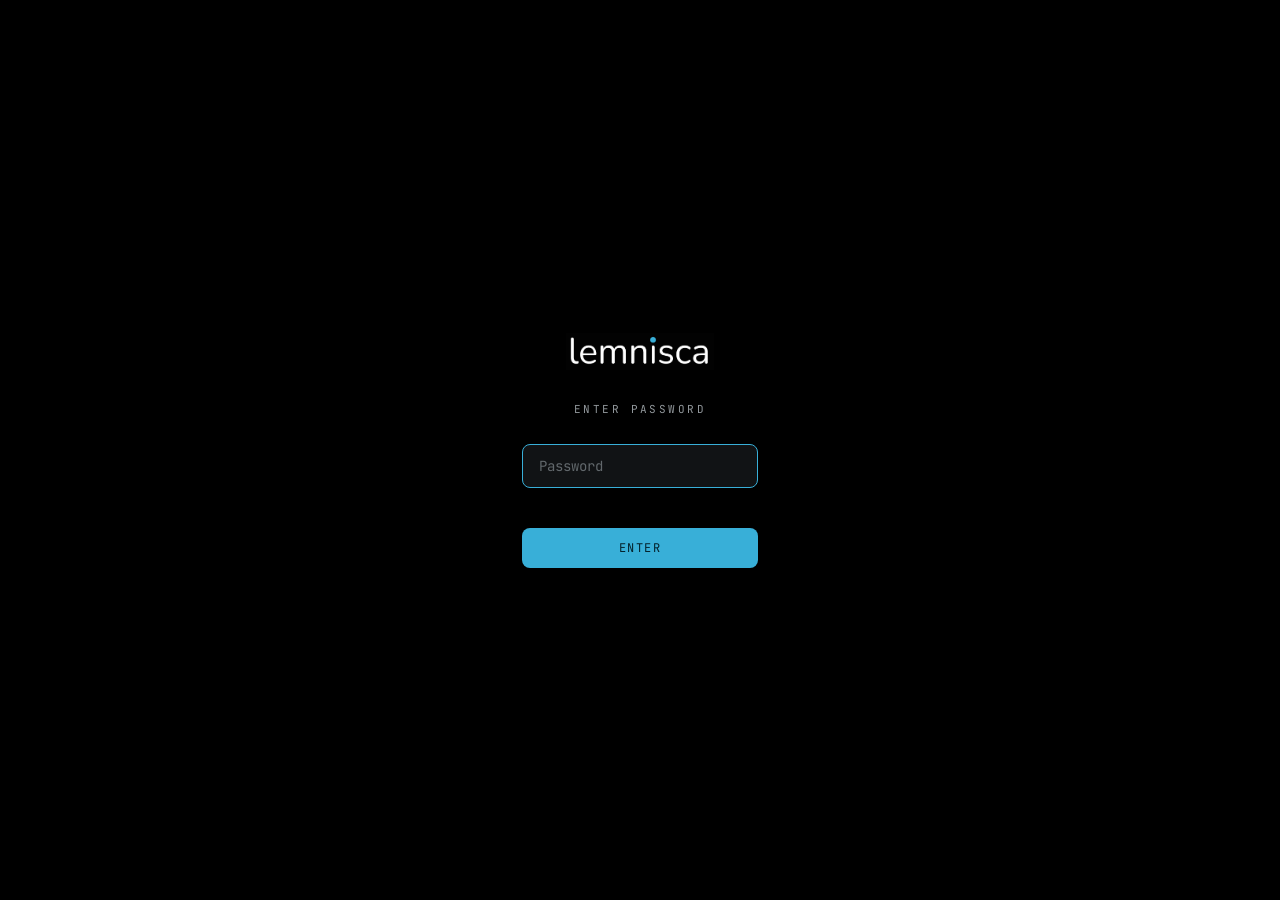
<file: login.html>
<!DOCTYPE html>
<html lang="en">
<head>
  <meta charset="UTF-8" />
  <meta name="viewport" content="width=device-width, initial-scale=1.0" />
  <title>Lemnisca — Access</title>
  <meta name="robots" content="noindex, nofollow" />
  <link rel="icon" type="image/png" href="./Assets/favicon.png" />
  <link rel="apple-touch-icon" href="./Assets/favicon.png" />
  <link rel="preconnect" href="https://fonts.googleapis.com" />
  <link rel="preconnect" href="https://fonts.gstatic.com" crossorigin />
  <link href="https://fonts.googleapis.com/css2?family=JetBrains+Mono:wght@400;500&display=swap" rel="stylesheet" />
  <style>
    *, *::before, *::after { box-sizing: border-box; margin: 0; padding: 0; }
    html, body {
      height: 100%; background: #000; color: #f4f5f6;
      font-family: "JetBrains Mono", ui-monospace, monospace;
      -webkit-font-smoothing: antialiased;
    }
    body { display: flex; align-items: center; justify-content: center; }

    .gate {
      width: 100%; max-width: 360px; padding: 0 24px;
      display: flex; flex-direction: column; align-items: center; gap: 0;
    }

    .logo-mark {
      width: 48px; height: 48px; margin-bottom: 32px;
    }

    .label {
      font-size: 11px; letter-spacing: 0.22em; text-transform: uppercase;
      color: #92989c; margin-bottom: 28px; text-align: center;
    }

    input[type="password"] {
      width: 100%; padding: 12px 16px;
      background: #111315; border: 1px solid rgba(255,255,255,0.18);
      border-radius: 8px; color: #f4f5f6;
      font-family: inherit; font-size: 14px;
      outline: none; transition: border-color .2s;
      margin-bottom: 10px;
    }
    input[type="password"]:focus { border-color: #38afd8; }
    input[type="password"]::placeholder { color: #62686c; }

    .err {
      font-size: 12px; color: #e05c5c; min-height: 18px;
      margin-bottom: 12px; text-align: center; width: 100%;
    }

    button {
      width: 100%; padding: 12px;
      background: #38afd8; border: none; border-radius: 8px;
      color: #04222c; font-family: inherit; font-size: 12px;
      letter-spacing: 0.12em; text-transform: uppercase;
      cursor: pointer; transition: background .2s;
    }
    button:hover { background: #5bc7ec; }
  </style>
</head>
<body>
  <div class="gate">
    <img src="./Assets/logo_black.png" alt="Lemnisca" style="width:148px;height:auto;margin-bottom:32px;" />

    <p class="label">Enter password</p>

    <form method="POST" action="/api/auth" id="loginForm" onsubmit="fixAction(this)">
      <input type="password" name="password" id="pwInput" placeholder="Password" autofocus autocomplete="current-password" />
      <div class="err" id="errMsg">
        <!-- show error from ?error=1 query param -->
      </div>
      <button type="submit">Enter</button>
    </form>
  </div>

  <script>
    if (new URLSearchParams(location.search).get('error') === '1') {
      document.getElementById('errMsg').textContent = 'Incorrect password.';
    }
    function fixAction(form) {
      if (location.pathname.startsWith('/investor-update')) {
        form.action = '/investor-update/api/auth';
      }
    }
  </script>
</body>
</html>
</file>
<file: styles.css>
/* =====================================================================
     LEMNISCA INVESTOR UPDATE — design system
     Master identity: black / white grotesque (lemnisca.bio home).
     Signature accent: teal #38AFD8 (from the logo mark).
     Complementary accent: warm amber #E3A552 (planned / upcoming only).
     ===================================================================== */
  :root {
    --bg:        #000000;
    --surface-1: #0b0c0d;
    --surface-2: #111315;
    --surface-3: #181b1d;
    --ink:       #f4f5f6;
    --ink-soft:  #c7cbce;
    --muted:     #92989c;
    --faint:     #62686c;
    --line:      rgba(255,255,255,0.10);
    --line-soft: rgba(255,255,255,0.06);
    --line-strong: rgba(255,255,255,0.18);

    --accent:    #38afd8;          /* signature teal — logo mark */
    --accent-bright: #5bc7ec;
    --accent-deep: #1c7c9c;
    --accent-glow: rgba(56,175,216,0.16);

    --ok:        #3fbfa6;          /* launched / built (teal-green) */
    --warn:      #e3a552;          /* planned / upcoming (complementary amber) */

    --grotesk: "Helvetica Neue", Helvetica, "Inter", system-ui, sans-serif;
    --mono: "JetBrains Mono", ui-monospace, "SF Mono", Menlo, monospace;
    --serif: "Newsreader", Georgia, serif;

    --maxw: 1180px;
    --pad: clamp(20px, 5vw, 64px);
    --r: 14px;
    --r-lg: 20px;
  }

  * { box-sizing: border-box; }
  html { scroll-behavior: smooth; -webkit-text-size-adjust: 100%; }
  @media (prefers-reduced-motion: reduce) { html { scroll-behavior: auto; } }

  body {
    margin: 0; background: var(--bg); color: var(--ink);
    font-family: var(--grotesk); font-weight: 400; line-height: 1.6;
    -webkit-font-smoothing: antialiased; text-rendering: optimizeLegibility;
    overflow-x: hidden;
  }
  ::selection { background: var(--accent); color: #04222c; }
  a { color: inherit; text-decoration: none; }
  img { max-width: 100%; display: block; }
  h1, h2, h3 { margin: 0; font-weight: 400; letter-spacing: -0.01em; }

  /* ---------- shared utilities ---------- */
  .wrap { max-width: var(--maxw); margin: 0 auto; padding-inline: var(--pad); }
  .eyebrow { font-family: var(--mono); font-size: 12px; letter-spacing: 0.22em; text-transform: uppercase; color: var(--muted); margin: 0; }

  /* ---------- section scaffolding ---------- */
  .section { padding-block: clamp(72px, 11vw, 138px); position: relative; }
  .section--alt { background: var(--surface-1); }
  .section-head { max-width: 800px; margin-bottom: clamp(40px, 6vw, 64px); }
  .section-index { display: block; font-family: var(--mono); font-size: 13px; letter-spacing: 0.08em; color: var(--accent); margin-bottom: 18px; }
  .section-title { font-size: clamp(28px, 4.4vw, 50px); line-height: 1.06; letter-spacing: -0.02em; font-weight: 400; }
  .section-intro { margin-top: 22px; font-size: clamp(15px, 1.5vw, 17.5px); color: var(--muted); line-height: 1.65; max-width: 70ch; }
  .section-intro em { color: var(--ink-soft); font-style: normal; }

  /* ---------- header ---------- */
  .scroll-progress { position: fixed; top: 0; left: 0; height: 2px; width: 0; background: var(--accent); z-index: 100; box-shadow: 0 0 10px var(--accent); transition: width .1s linear; }
  .site-header {
    position: fixed; top: 0; left: 0; right: 0; z-index: 90;
    display: flex; align-items: center; justify-content: space-between; gap: 20px;
    padding: 15px var(--pad); backdrop-filter: blur(14px);
    background: rgba(0,0,0,0.55); border-bottom: 1px solid var(--line-soft);
  }
  .brand { display: inline-flex; align-items: center; color: var(--ink); }
  .brand-logo { width: 132px; height: auto; }
  .brand-logo svg { width: 100%; height: auto; display: block; }
  .closing-logo { width: 168px; }
  .closing-logo svg { width: 100%; height: auto; }
  .site-nav { display: flex; gap: 26px; }
  .site-nav a { font-family: var(--mono); font-size: 11px; letter-spacing: 0.12em; text-transform: uppercase; color: var(--muted); position: relative; padding: 4px 0; transition: color .2s ease; }
  .site-nav a::after { content: ""; position: absolute; left: 0; bottom: -2px; height: 1px; width: 0; background: var(--accent); transition: width .25s ease; }
  .site-nav a:hover, .site-nav a.is-active { color: var(--ink); }
  .site-nav a.is-active::after, .site-nav a:hover::after { width: 100%; }
  .header-tag { font-family: var(--mono); font-size: 11px; letter-spacing: 0.18em; text-transform: uppercase; color: var(--ink-soft); border: 1px solid var(--line); border-radius: 999px; padding: 6px 14px; white-space: nowrap; }
  @media (max-width: 1040px) { .site-nav { display: none; } }

  /* ---------- HERO ---------- */
  .hero { position: relative; min-height: 100svh; display: flex; align-items: center; padding: 120px 0 64px; overflow: hidden; }
  .hero-loop { position: absolute; left: 50%; top: 39%; transform: translate(-50%,-50%); width: min(104vw, 1360px); height: auto; z-index: 0; pointer-events: none; }
  @media (max-width: 820px) { .hero-loop { width: 165%; top: 40%; opacity: .6; } }
  .hero-glow { position: absolute; left: 50%; top: 40%; transform: translate(-50%,-50%); width: 1100px; height: 620px; z-index: 0; pointer-events: none; background: radial-gradient(ellipse at center, var(--accent-glow), transparent 62%); filter: blur(20px); }
  .hero .wrap { position: relative; z-index: 2; width: 100%; }
  .hero-title { font-size: clamp(40px, 8.4vw, 108px); line-height: 0.98; letter-spacing: -0.03em; text-transform: uppercase; font-weight: 300; margin: 26px 0 0; }
  .hero-sub { margin: 26px 0 0; font-size: clamp(16px, 1.9vw, 21px); color: var(--ink-soft); letter-spacing: 0.01em; }
  .hero-lede { margin: 22px 0 0; max-width: 64ch; color: var(--muted); font-size: clamp(14.5px, 1.4vw, 16.5px); }
  .hero-stats { margin-top: clamp(40px, 6vw, 60px); display: grid; grid-template-columns: repeat(4, 1fr); gap: 1px; background: rgba(255,255,255,0.07); border: 1px solid var(--line-soft); border-radius: var(--r); overflow: hidden; }
  .hero-stat { background: rgba(8,9,11,0.5); -webkit-backdrop-filter: blur(3px); backdrop-filter: blur(3px); padding: 26px 22px; display: flex; flex-direction: column; gap: 10px; }
  .hero-stat .num { font-size: clamp(34px, 5vw, 56px); line-height: 1; font-weight: 300; letter-spacing: -0.03em; color: var(--ink); font-variant-numeric: tabular-nums; }
  .hero-stat:first-child .num, .hero-stat.is-key .num { color: var(--accent); }
  .hero-stat .lbl { font-family: var(--mono); font-size: 11.5px; line-height: 1.45; letter-spacing: 0.02em; color: var(--muted); }
  .hero-media { margin-top: 28px; }
  @media (max-width: 820px) { .hero-stats { grid-template-columns: repeat(2, 1fr); } }
  @media (max-width: 460px) { .hero-stats { grid-template-columns: 1fr; } }

  /* ---------- placeholders ---------- */
  .placeholder {
    position: relative; border: 1px dashed var(--line-strong); border-radius: var(--r);
    background-color: var(--surface-1);
    background-image: repeating-linear-gradient(135deg, transparent, transparent 9px, rgba(255,255,255,0.025) 9px, rgba(255,255,255,0.025) 18px);
    display: flex; flex-direction: column; align-items: center; justify-content: center;
    gap: 12px; text-align: center; padding: 24px; color: var(--faint); min-height: 120px;
  }
  .placeholder-label { font-family: var(--mono); font-size: 10.5px; letter-spacing: 0.06em; color: var(--muted); max-width: 32ch; line-height: 1.5; text-transform: uppercase; }
  .placeholder--video { aspect-ratio: 16/9; min-height: 0; }
  .placeholder--video .play-glyph { width: 60px; height: 60px; border-radius: 50%; border: 1px solid var(--line-strong); display: grid; place-items: center; font-size: 18px; color: var(--ink-soft); background: rgba(0,0,0,0.3); }
  .placeholder--photo { aspect-ratio: 4/3; min-height: 0; }

  /* ---------- FOUNDER ---------- */
  .founder-grid { display: grid; grid-template-columns: 1.5fr 1fr; gap: clamp(30px, 5vw, 70px); align-items: start; }
  .founder-note p { font-size: clamp(15px, 1.5vw, 16.5px); color: var(--ink-soft); margin: 0 0 18px; }
  .founder-note .lead { font-family: var(--serif); font-style: italic; font-weight: 400; font-size: clamp(21px, 2.8vw, 30px); line-height: 1.36; color: var(--ink); margin-bottom: 26px; letter-spacing: -0.01em; }
  .founder-signoff { font-family: var(--mono); font-size: 12.5px; letter-spacing: 0.06em; color: var(--muted); text-transform: uppercase; margin-top: 28px !important; }
  .founder-side { border: 1px solid var(--line); border-radius: var(--r-lg); padding: 30px; background: var(--surface-1); position: sticky; top: 92px; }
  .founder-side h3 { font-size: 13px; font-family: var(--mono); letter-spacing: 0.16em; text-transform: uppercase; color: var(--accent); margin-bottom: 16px; }
  .founder-side p { color: var(--muted); font-size: 15px; margin: 0; }
  .founder-backers { margin-top: 26px; padding-top: 24px; border-top: 1px solid var(--line); }
  .founder-backers .kicker { font-family: var(--mono); font-size: 10.5px; letter-spacing: 0.18em; text-transform: uppercase; color: var(--faint); }
  .backer-names { color: var(--ink-soft) !important; font-size: 14px !important; margin-top: 10px !important; line-height: 1.7; }
  .backer-link { margin-top: 14px !important; }
  .backer-link a { font-family: var(--mono); font-size: 11px; letter-spacing: 0.08em; text-transform: uppercase; color: var(--accent); }
  .backer-link a:hover { text-decoration: underline; }
  @media (max-width: 820px) { .founder-grid { grid-template-columns: 1fr; } .founder-side { position: static; } }

  /* ---------- SNAPSHOT ---------- */
  .snapshot { border-top: 1px solid var(--line); }
  .snap-row { display: grid; grid-template-columns: 260px 1fr; gap: 30px; padding: 24px 4px; border-bottom: 1px solid var(--line-soft); align-items: baseline; transition: padding-left .25s ease, background .25s ease; }
  .snap-row:hover { padding-left: 14px; background: linear-gradient(90deg, var(--accent-glow), transparent 40%); }
  .snap-area { font-size: clamp(17px, 2vw, 21px); letter-spacing: -0.01em; color: var(--ink); }
  .snap-detail { color: var(--muted); font-size: 15px; line-height: 1.6; }
  @media (max-width: 680px) { .snap-row { grid-template-columns: 1fr; gap: 8px; } }

  /* ---------- TIMELINE ---------- */
  .timeline { position: relative; margin-top: 8px; }
  .timeline::before { content: ""; position: absolute; left: 7px; top: 6px; bottom: 6px; width: 1px; background: linear-gradient(var(--line-strong), var(--line-soft)); }
  .tl-item { position: relative; padding: 0 0 30px 44px; }
  .tl-dot { position: absolute; left: 0; top: 6px; width: 15px; height: 15px; border-radius: 50%; background: var(--bg); border: 1px solid var(--line-strong); display: grid; place-items: center; }
  .tl-dot::after { content:""; width: 5px; height: 5px; border-radius: 50%; background: var(--muted); }
  .cat-product .tl-dot::after, .cat-launch .tl-dot::after { background: var(--accent); box-shadow: 0 0 8px var(--accent); }
  .cat-product .tl-dot, .cat-launch .tl-dot { border-color: var(--accent-deep); }
  .cat-future .tl-dot::after { background: var(--warn); box-shadow: 0 0 8px var(--warn); }
  .tl-card { border: 1px solid var(--line-soft); border-radius: var(--r); padding: 22px 24px; background: var(--surface-1); transition: border-color .25s ease, transform .25s ease; }
  .tl-card:hover { border-color: var(--line-strong); transform: translateX(3px); }
  .tl-meta { display: flex; flex-wrap: wrap; align-items: center; gap: 10px 14px; margin-bottom: 12px; }
  .tl-date { font-family: var(--mono); font-size: 12px; letter-spacing: 0.04em; color: var(--ink); }
  .tl-cat { font-family: var(--mono); font-size: 10px; letter-spacing: 0.16em; text-transform: uppercase; color: var(--faint); border: 1px solid var(--line); border-radius: 999px; padding: 3px 9px; }
  .tl-status { font-family: var(--mono); font-size: 10px; letter-spacing: 0.12em; text-transform: uppercase; color: var(--muted); margin-left: auto; }
  .tl-status.is-planned { color: var(--warn); }
  .tl-title { font-size: clamp(17px, 1.9vw, 21px); line-height: 1.25; letter-spacing: -0.01em; margin-bottom: 10px; }
  .tl-desc { color: var(--ink-soft); font-size: 14.5px; margin: 0 0 12px; }
  .tl-why { color: var(--muted); font-size: 13.5px; margin: 0 0 14px; line-height: 1.6; }
  .tl-why strong { color: var(--ink-soft); font-weight: 500; }
  .tl-asset { font-family: var(--mono); font-size: 10px; letter-spacing: 0.04em; color: var(--faint); text-transform: uppercase; }

  /* ---------- COMPANY BASE (infra) ---------- */
  .infra-highlight { display: flex; align-items: center; gap: clamp(24px, 5vw, 56px); border: 1px solid var(--line); border-radius: var(--r-lg); padding: clamp(30px, 5vw, 54px); margin-bottom: 40px; background: radial-gradient(circle at 12% 50%, var(--accent-glow), transparent 55%), var(--surface-1); flex-wrap: wrap; }
  .infra-highlight-num { font-size: clamp(86px, 16vw, 168px); line-height: 0.8; font-weight: 300; letter-spacing: -0.05em; color: var(--accent); font-variant-numeric: tabular-nums; }
  .infra-highlight > div { flex: 1; min-width: 260px; }
  .infra-highlight h3 { font-size: clamp(20px, 2.6vw, 28px); letter-spacing: -0.01em; margin-bottom: 14px; }
  .infra-highlight p { color: var(--muted); font-size: clamp(14.5px, 1.5vw, 16.5px); margin: 0; max-width: 56ch; }
  .infra-grid { display: grid; grid-template-columns: repeat(3, 1fr); gap: 18px; }
  .infra-card { border: 1px solid var(--line-soft); border-radius: var(--r); overflow: hidden; background: var(--surface-1); }
  .infra-card .placeholder { border: none; border-bottom: 1px dashed var(--line); border-radius: 0; }
  .infra-photo { aspect-ratio: 4/3; overflow: hidden; border-bottom: 1px solid var(--line); }
  .infra-photo img { width: 100%; height: 100%; object-fit: cover; display: block; }
  .infra-card h3 { font-size: 18px; padding: 22px 22px 0; letter-spacing: -0.01em; }
  .infra-card p { padding: 12px 22px 24px; color: var(--muted); font-size: 14px; margin: 0; }
  @media (max-width: 760px) { .infra-grid { grid-template-columns: 1fr; } }

  /* ---------- TEAM ---------- */
  .hint { font-family: var(--mono); font-size: 11.5px; letter-spacing: 0.08em; text-transform: uppercase; color: var(--faint); margin: -28px 0 26px; }
  .team-grid { display: grid; grid-template-columns: repeat(auto-fill, minmax(228px, 1fr)); gap: 16px; }
  .team-card { position: relative; border: 1px solid var(--line); border-radius: var(--r); background: var(--surface-1); padding: 24px 22px 22px; cursor: pointer; min-height: 200px; display: flex; flex-direction: column; transition: border-color .25s ease, background .25s ease, transform .25s ease; outline: none; }
  .team-card:hover, .team-card:focus-visible { border-color: var(--accent-deep); transform: translateY(-3px); background: var(--surface-2); }
  .team-card:focus-visible { box-shadow: 0 0 0 2px var(--accent-glow); }
  .team-team-tag { font-family: var(--mono); font-size: 9.5px; letter-spacing: 0.12em; text-transform: uppercase; color: var(--faint); }
  .avatar { width: 52px; height: 52px; border-radius: 50%; margin: 16px 0 16px; display: grid; place-items: center; font-family: var(--mono); font-size: 15px; letter-spacing: 0.04em; color: var(--ink-soft); background: var(--surface-3); border: 1px solid var(--line); }
  .avatar--photo { overflow: hidden; }
  .avatar img { width: 100%; height: 100%; object-fit: cover; object-position: center 22%; display: block; }
  .modal-photo { width: 84px; height: 84px; border-radius: 50%; overflow: hidden; border: 1px solid var(--line); margin-bottom: 18px; }
  .modal-photo img { width: 100%; height: 100%; object-fit: cover; object-position: center 22%; display: block; }
  .team-card .name { font-size: 17px; letter-spacing: -0.01em; color: var(--ink); }
  .team-card .title { font-size: 13px; color: var(--muted); margin-top: 4px; }
  .team-card .period { font-family: var(--mono); font-size: 10.5px; letter-spacing: 0.06em; color: var(--faint); margin-top: auto; padding-top: 16px; }
  .flip-hint { position: absolute; top: 20px; right: 20px; color: var(--faint); font-size: 14px; transition: color .2s ease, transform .2s ease; }
  .team-card:hover .flip-hint { color: var(--accent); transform: translate(2px,-2px); }

  /* ---------- modal ---------- */
  .modal { position: fixed; inset: 0; z-index: 120; display: grid; place-items: center; padding: 20px; }
  .modal[hidden] { display: none; }
  .modal-backdrop { position: absolute; inset: 0; background: rgba(0,0,0,0.78); backdrop-filter: blur(6px); }
  .modal-card { position: relative; z-index: 2; width: min(540px, 100%); max-height: 86vh; overflow-y: auto; background: var(--surface-2); border: 1px solid var(--line-strong); border-radius: var(--r-lg); padding: 38px 34px; animation: modalIn .28s cubic-bezier(.2,.7,.2,1); }
  @keyframes modalIn { from { opacity: 0; transform: translateY(16px) scale(.98); } to { opacity: 1; transform: none; } }
  .modal-close { position: absolute; top: 16px; right: 18px; background: none; border: none; color: var(--muted); font-size: 26px; line-height: 1; cursor: pointer; padding: 4px 8px; border-radius: 8px; }
  .modal-close:hover { color: var(--ink); background: var(--surface-3); }
  .modal-card .name { font-size: 24px; letter-spacing: -0.01em; }
  .modal-card .title { font-family: var(--mono); font-size: 12px; letter-spacing: 0.06em; text-transform: uppercase; color: var(--accent); margin: 8px 0 22px; }
  .modal-card dl { margin: 0; display: grid; gap: 4px; }
  .modal-card dt { font-family: var(--mono); font-size: 10.5px; letter-spacing: 0.16em; text-transform: uppercase; color: var(--faint); margin-top: 18px; }
  .modal-card dd { margin: 6px 0 0; color: var(--ink-soft); font-size: 14.5px; }
  .modal-card ul { margin: 6px 0 0; padding-left: 18px; color: var(--ink-soft); font-size: 14.5px; }
  .modal-card li { margin-bottom: 4px; }

  /* ---------- INTERNAL R&D ---------- */
  .rnd-stats { display: grid; grid-template-columns: repeat(3, 1fr); gap: 1px; background: var(--line-soft); border: 1px solid var(--line-soft); border-radius: var(--r); overflow: hidden; margin-bottom: 18px; }
  .rnd-stat { background: var(--bg); padding: 28px 26px; display: flex; flex-direction: column; gap: 9px; justify-content: center; }
  .rnd-stat-num { font-size: clamp(34px, 5vw, 52px); font-weight: 300; letter-spacing: -0.03em; color: var(--accent); line-height: 1; font-variant-numeric: tabular-nums; }
  .rnd-stat-lbl { font-family: var(--mono); font-size: 11.5px; letter-spacing: 0.04em; color: var(--muted); line-height: 1.5; }
  .rnd-stat-applied { font-size: clamp(15px, 1.7vw, 19px); color: var(--ink-soft); line-height: 1.4; letter-spacing: -0.01em; }
  .rnd-stat-applied strong { color: var(--accent); font-weight: 500; }
  @media (max-width: 680px) { .rnd-stats { grid-template-columns: 1fr; } }
  .rnd-grid { display: grid; grid-template-columns: repeat(4, 1fr); gap: 18px; }
  .rnd-card { border: 1px solid var(--line); border-radius: var(--r); padding: 28px 24px; background: var(--surface-1); transition: border-color .25s, transform .25s; }
  .rnd-card:hover { border-color: var(--accent-deep); transform: translateY(-3px); }
  .rnd-card h3 { font-size: 16px; letter-spacing: -0.01em; margin-bottom: 12px; padding-bottom: 12px; border-bottom: 1px solid var(--line-soft); }
  .rnd-card p { color: var(--muted); font-size: 13.5px; margin: 0; line-height: 1.6; }
  @media (max-width: 880px) { .rnd-grid { grid-template-columns: repeat(2, 1fr); } }
  @media (max-width: 480px) { .rnd-grid { grid-template-columns: 1fr; } }

  /* ---------- TECHNOLOGY STACK ---------- */
  .stack { position: relative; display: grid; gap: 14px; }
  .stack-layer { border: 1px solid var(--line); border-radius: var(--r-lg); padding: 26px 30px; background: var(--surface-1); position: relative; overflow: hidden; transition: border-color .3s, transform .3s, background .3s; }
  .stack-layer::before { content: ""; position: absolute; left: 0; top: 0; bottom: 0; width: 3px; background: linear-gradient(var(--accent-bright), var(--accent-deep)); transform: scaleY(0); transform-origin: top; transition: transform .6s cubic-bezier(.2,.7,.2,1); }
  .stack-layer.is-visible::before { transform: scaleY(1); }
  .stack-layer:hover { border-color: var(--accent-deep); transform: translateX(6px); background: var(--surface-2); }
  .stack-layer-head { display: flex; align-items: center; gap: 16px; margin-bottom: 12px; }
  .stack-num { font-family: var(--mono); font-size: 13px; letter-spacing: 0.08em; color: var(--accent); }
  .stack-layer h3 { font-size: clamp(18px, 2.2vw, 24px); letter-spacing: -0.01em; }
  .stack-tag { margin-left: auto; font-family: var(--mono); font-size: 10px; letter-spacing: 0.14em; text-transform: uppercase; color: var(--muted); border: 1px solid var(--line); border-radius: 999px; padding: 5px 12px; white-space: nowrap; transition: color .25s, border-color .25s; }
  .stack-layer:hover .stack-tag { color: var(--accent); border-color: var(--accent-deep); }
  .stack-layer p { color: var(--muted); font-size: clamp(14px, 1.45vw, 15.5px); margin: 0; line-height: 1.65; max-width: 96ch; }
  @media (max-width: 560px) { .stack-layer { padding: 22px 22px; } .stack-tag { display: none; } }
  .stack-wrap { display: grid; grid-template-columns: 1fr 312px; gap: clamp(28px, 4vw, 60px); align-items: start; }
  .stack-viz { position: sticky; top: 110px; align-self: start; }
  .pyr-svg { width: 100%; height: auto; overflow: visible; display: block; }
  .pb-shape { stroke: var(--bg); stroke-width: 4; stroke-linejoin: round; transition: fill .3s, filter .3s; }
  .pyr-band[data-layer="0"] .pb-shape { fill: rgba(56,175,216,0.10); }
  .pyr-band[data-layer="1"] .pb-shape { fill: rgba(56,175,216,0.17); }
  .pyr-band[data-layer="2"] .pb-shape { fill: rgba(56,175,216,0.25); }
  .pyr-band[data-layer="3"] .pb-shape { fill: rgba(56,175,216,0.34); }
  .pb-num { fill: var(--accent); font-family: var(--mono); font-size: 10px; text-anchor: middle; letter-spacing: 0.06em; }
  .pb-name { fill: var(--ink); font-family: var(--grotesk); text-anchor: middle; }
  .pyr-band { cursor: pointer; }
  .pyr-band.active .pb-shape { fill: rgba(56,175,216,0.5); filter: drop-shadow(0 0 9px rgba(56,175,216,0.85)); }
  .pyr-band.active .pb-name { fill: #eaf9ff; }
  .stack-layer.active { border-color: var(--accent-deep); background: var(--surface-2); }
  .stack-layer.active::before { transform: scaleY(1); }
  @media (max-width: 920px) { .stack-wrap { grid-template-columns: 1fr; } .stack-viz { display: none; } }

  /* ---------- SOLUTIONS — bioproduct lifecycle ---------- */
  .status-pill { font-family: var(--mono); font-size: 9.5px; letter-spacing: 0.12em; text-transform: uppercase; padding: 5px 11px; border-radius: 999px; border: 1px solid var(--line); color: var(--muted); white-space: nowrap; }
  .status-pill.launched, .status-pill.live { color: var(--ok); border-color: rgba(63,191,166,0.4); background: rgba(63,191,166,0.09); }
  .status-pill.upcoming { color: var(--warn); border-color: rgba(227,165,82,0.4); background: rgba(227,165,82,0.09); }

  .lifecycle-wrap { overflow-x: auto; padding-bottom: 6px; -webkit-overflow-scrolling: touch; }
  .lifecycle { min-width: 680px; position: relative; }
  .lc-hint { font-family: var(--mono); font-size: 10.5px; letter-spacing: 0.08em; text-transform: uppercase; color: var(--faint); margin: 0 0 22px; }

  /* shared row grid: label gutter + 6-column track */
  .lc-row { display: grid; grid-template-columns: 104px 1fr; align-items: center; position: relative; }
  .lc-gutter { font-family: var(--mono); letter-spacing: 0.04em; }
  .lc-track { position: relative; height: 100%; }

  /* stage rail */
  .lc-rail { margin-bottom: 6px; z-index: 2; }
  .lc-rail .lc-gutter { font-size: 9.5px; letter-spacing: 0.18em; text-transform: uppercase; color: var(--faint); }
  .lc-stages { display: grid; grid-template-columns: repeat(6, 1fr); position: relative; }
  .lc-line { position: absolute; left: 8.33%; right: 8.33%; top: 13px; height: 2px; background: linear-gradient(90deg, var(--line-soft), var(--line-strong) 18%, var(--line-strong) 82%, var(--line-soft)); }
  .lc-stage { display: flex; flex-direction: column; align-items: center; gap: 11px; text-align: center; position: relative; z-index: 1; padding: 0 6px; }
  .lc-node { width: 26px; height: 26px; border-radius: 50%; background: var(--surface-2); border: 2px solid var(--line-strong); display: grid; place-items: center; transition: border-color .3s, box-shadow .3s, background .3s, transform .3s; }
  .lc-node-dot { width: 6px; height: 6px; border-radius: 50%; background: var(--faint); transition: background .3s; }
  .lc-stage-num { font-family: var(--mono); font-size: 10px; letter-spacing: 0.06em; color: var(--accent); }
  .lc-stage-name { font-size: 12px; color: var(--muted); line-height: 1.32; transition: color .3s; }

  /* product lanes (Gantt-style coverage) */
  .lc-lanes { margin-top: 16px; display: flex; flex-direction: column; gap: 6px; z-index: 2; }
  .lc-lane { background: none; border: 1px solid transparent; border-radius: 11px; font: inherit; cursor: pointer; height: 52px; padding: 0; text-align: left; align-items: stretch; transition: background .25s, border-color .25s; }
  .lc-lane:hover, .lc-lane.active { background: color-mix(in oklab, var(--band) 8%, transparent); border-color: color-mix(in oklab, var(--band) 24%, transparent); }
  .lc-lane:focus-visible { outline: 2px solid var(--band); outline-offset: 2px; }
  .lc-lane .lc-gutter { padding-left: 18px; display: flex; flex-direction: column; justify-content: center; gap: 3px; }
  .lc-lane-name { font-family: var(--grotesk); font-size: 16px; letter-spacing: -0.01em; color: var(--muted); transition: color .25s; }
  .lc-lane:hover .lc-lane-name, .lc-lane.active .lc-lane-name { color: var(--ink); }
  .lc-lane-status { font-family: var(--mono); font-size: 9px; letter-spacing: 0.12em; text-transform: uppercase; color: var(--faint); }
  .lc-lane.is-upcoming .lc-lane-status { color: var(--warn); }
  .lc-bar { position: absolute; top: 50%; transform: translateY(-50%); height: 4px; border-radius: 999px; background: color-mix(in oklab, var(--band) 50%, var(--surface-3)); transition: height .25s, background .25s, box-shadow .25s; }
  .lc-lane:hover .lc-bar, .lc-lane.active .lc-bar { height: 6px; background: var(--band); box-shadow: 0 0 16px color-mix(in oklab, var(--band) 60%, transparent); }
  .lc-bar::before, .lc-bar::after { content: ""; position: absolute; top: 50%; width: 11px; height: 11px; border-radius: 50%; background: color-mix(in oklab, var(--band) 60%, var(--surface-3)); border: 2px solid var(--surface-1); transform: translate(-50%, -50%); transition: background .25s, transform .25s; }
  .lc-bar::before { left: 0; }
  .lc-bar::after { left: 100%; }
  .lc-lane:hover .lc-bar::before, .lc-lane:hover .lc-bar::after, .lc-lane.active .lc-bar::before, .lc-lane.active .lc-bar::after { background: var(--band); transform: translate(-50%, -50%) scale(1.15); }

  /* span band linking rail to active lane */
  .lc-guides { position: absolute; left: 104px; right: 0; top: 0; bottom: 0; pointer-events: none; z-index: 0; }
  .lc-guideband { position: absolute; top: -4px; bottom: -4px; border-radius: 12px; background: color-mix(in oklab, var(--gband) 8%, transparent); border-left: 1px solid color-mix(in oklab, var(--gband) 32%, transparent); border-right: 1px solid color-mix(in oklab, var(--gband) 32%, transparent); opacity: 0; transition: opacity .3s, left .35s cubic-bezier(.2,.7,.2,1), width .35s cubic-bezier(.2,.7,.2,1); }
  .lc-guideband.show { opacity: 1; }
  @media (max-width: 560px) { .lc-row { grid-template-columns: 84px 1fr; } .lc-guides { left: 84px; } }

  /* detail panel */
  .lc-detail { margin-top: 34px; display: grid; }
  .lc-detail-card { grid-area: 1 / 1; display: none; border: 1px solid color-mix(in oklab, var(--band) 34%, var(--line)); border-radius: var(--r-lg); padding: 28px 30px; background: radial-gradient(circle at 0% 0%, color-mix(in oklab, var(--band) 12%, transparent), transparent 55%), var(--surface-1); }
  .lc-detail-card.active { display: grid; grid-template-columns: auto 1fr; gap: 14px 34px; align-items: center; animation: lcFade .35s cubic-bezier(.2,.7,.2,1); }
  @keyframes lcFade { from { opacity: 0; transform: translateY(8px); } to { opacity: 1; transform: none; } }
  .lc-d-head { display: flex; flex-direction: column; gap: 12px; align-items: flex-start; }
  .lc-d-name { font-size: clamp(26px, 3.2vw, 36px); letter-spacing: -0.02em; color: var(--ink); }
  .lc-d-body { display: flex; flex-direction: column; gap: 4px; }
  .lc-d-copy { color: var(--ink-soft); font-size: clamp(15px, 1.6vw, 17px); margin: 0; line-height: 1.55; }
  .lc-d-where { font-family: var(--mono); font-size: 10.5px; letter-spacing: 0.08em; text-transform: uppercase; color: color-mix(in oklab, var(--band) 65%, #fff); margin: 12px 0 0; }
  .lc-d-link { margin: 16px 0 0; font-family: var(--mono); font-size: 11px; letter-spacing: 0.06em; text-transform: uppercase; color: color-mix(in oklab, var(--band) 70%, #fff); align-self: start; }
  .lc-d-link:hover { text-decoration: underline; }
  @media (max-width: 620px) { .lc-detail-card.active { grid-template-columns: 1fr; gap: 18px; } }

  /* ---------- CUSTOMERS / SIGNALS ---------- */
  .signal-grid { display: grid; grid-template-columns: repeat(2, 1fr); gap: 18px; }
  .signal-card { border: 1px solid var(--line-soft); border-radius: var(--r); padding: 28px 26px; background: var(--surface-1); }
  .signal-card--strong { border-color: var(--line); background: radial-gradient(circle at 0% 0%, var(--accent-glow), transparent 60%), var(--surface-1); }
  .signal-tag { font-family: var(--mono); font-size: 10px; letter-spacing: 0.14em; text-transform: uppercase; color: var(--accent); }
  .signal-card p { margin: 14px 0 0; color: var(--ink-soft); font-size: 15.5px; line-height: 1.55; }
  .note-line { font-family: var(--mono); font-size: 10.5px; letter-spacing: 0.04em; color: var(--faint); margin-top: 24px; text-transform: uppercase; }
  @media (max-width: 680px) { .signal-grid { grid-template-columns: 1fr; } }

  /* ---------- BACKERS ---------- */
  .backer-group-title { font-family: var(--mono); font-size: 12px; letter-spacing: 0.16em; text-transform: uppercase; color: var(--muted); margin: 0 0 20px; display: flex; align-items: center; gap: 14px; }
  .backer-group-title::after { content: ""; flex: 1; height: 1px; background: var(--line-soft); }
  .backer-group-title:not(:first-of-type) { margin-top: 44px; }
  .backer-grid { display: grid; grid-template-columns: repeat(2, 1fr); gap: 18px; }
  .backer-card { border: 1px solid var(--line); border-radius: var(--r); padding: 30px; background: var(--surface-1); }
  .backer-logo { min-height: 44px; margin-bottom: 22px; display: flex; align-items: center; }
  .backer-logo img { height: 27px; width: auto; }
  .backer-avatar { margin: 0 0 18px; width: 56px; height: 56px; }
  .backer-photo { width: 68px; height: 68px; border-radius: 50%; overflow: hidden; border: 1px solid var(--line); margin-bottom: 18px; }
  .backer-photo img { width: 100%; height: 100%; object-fit: cover; object-position: center 16%; display: block; }
  .backer-name { font-size: 19px; letter-spacing: -0.01em; }
  .backer-role { font-family: var(--mono); font-size: 11px; letter-spacing: 0.08em; text-transform: uppercase; color: var(--muted); margin-top: 6px; }
  .backer-detail { font-size: 13.5px; color: var(--muted); margin: 18px 0 0; line-height: 1.6; border-top: 1px solid var(--line-soft); padding-top: 18px; }
  @media (max-width: 640px) { .backer-grid { grid-template-columns: 1fr; } }

  /* ---------- NEXT ---------- */
  .next-grid { display: grid; grid-template-columns: repeat(5, 1fr); gap: 16px; }
  .next-card { border: 1px solid var(--line-soft); border-radius: var(--r); padding: 26px 22px; background: var(--surface-1); transition: border-color .25s, transform .25s; }
  .next-card:hover { border-color: var(--accent-deep); transform: translateY(-3px); }
  .next-num { font-family: var(--mono); font-size: 12px; letter-spacing: 0.08em; color: var(--accent); }
  .next-card h3 { font-size: 17px; letter-spacing: -0.01em; margin: 16px 0 10px; }
  .next-card p { color: var(--muted); font-size: 13px; margin: 0; line-height: 1.55; }
  @media (max-width: 960px) { .next-grid { grid-template-columns: repeat(3, 1fr); } }
  @media (max-width: 620px) { .next-grid { grid-template-columns: 1fr; } }

  /* ---------- CLOSING ---------- */
  .closing { position: relative; padding: clamp(90px, 14vw, 178px) 0; text-align: center; overflow: hidden; }
  .closing-glow { position: absolute; left: 50%; bottom: -30%; transform: translateX(-50%); width: 900px; height: 600px; background: radial-gradient(ellipse at center, var(--accent-glow), transparent 60%); filter: blur(10px); z-index: 0; }
  .closing .wrap { position: relative; z-index: 2; }
  .eyebrow--light { color: var(--accent); }
  .closing-line { font-size: clamp(30px, 5.5vw, 62px); line-height: 1.06; letter-spacing: -0.02em; font-weight: 300; margin: 22px auto 0; max-width: 18ch; }
  .closing-line em { font-family: var(--serif); font-style: italic; color: var(--accent); }
  .closing-sub { color: var(--muted); font-size: clamp(15px, 1.6vw, 17.5px); margin: 26px auto 0; max-width: 60ch; line-height: 1.65; }
  .closing-logo { margin: clamp(48px, 7vw, 78px) auto 0; }

  /* ---------- FOOTER ---------- */
  .site-footer { border-top: 1px solid var(--line-soft); padding: 40px var(--pad); text-align: center; }
  .site-footer p { margin: 0; font-family: var(--mono); font-size: 11px; letter-spacing: 0.08em; color: var(--muted); text-transform: uppercase; }
  .footer-confidential { margin-top: 10px !important; color: var(--faint) !important; }

  /* ---------- reveal ---------- */
  .reveal { opacity: 0; transform: translateY(22px); transition: opacity .7s cubic-bezier(.2,.7,.2,1), transform .7s cubic-bezier(.2,.7,.2,1); }
  .reveal.is-visible { opacity: 1; transform: none; }
  @media (prefers-reduced-motion: reduce) { .reveal { opacity: 1; transform: none; transition: none; } .hero-loop { display: none; } }

  /* ========== ENHANCEMENTS ========== */

  /* (1) Timeline filter chips */
  .tl-filters { display: flex; flex-wrap: wrap; gap: 10px; margin: 0 0 38px; }
  .chip-btn { font-family: var(--mono); font-size: 11px; letter-spacing: 0.12em; text-transform: uppercase; color: var(--muted); background: transparent; border: 1px solid var(--line); border-radius: 999px; padding: 9px 18px; cursor: pointer; transition: color .2s, border-color .2s, background .2s; }
  .chip-btn:hover { color: var(--ink); border-color: var(--line-strong); }
  .chip-btn.active { color: #04222c; background: var(--accent); border-color: var(--accent); }
  .chip-btn .cnt { opacity: 0.6; margin-left: 7px; }
  .tl-item.dimmed { display: none; }

  /* (2) Snapshot then/now toggle */
  .snap-toggle { display: inline-flex; align-items: center; gap: 0; border: 1px solid var(--line); border-radius: 999px; padding: 4px; margin-top: 26px; background: var(--surface-1); }
  .snap-toggle button { font-family: var(--mono); font-size: 11px; letter-spacing: 0.1em; text-transform: uppercase; color: var(--muted); background: transparent; border: none; border-radius: 999px; padding: 9px 18px; cursor: pointer; transition: color .25s, background .25s; white-space: nowrap; }
  .snap-toggle button.active { color: #04222c; background: var(--accent); }
  .snap-then-label { display: none; }
  .snap-detail { transition: opacity .3s ease, color .3s ease; }
  .snapshot.show-then .snap-detail { color: var(--faint); }
  .snapshot.show-then .snap-area { color: var(--muted); }
  .snap-area .tag-built, .snap-area .tag-thesis { display: inline-block; font-family: var(--mono); font-size: 9px; letter-spacing: 0.12em; text-transform: uppercase; padding: 3px 8px; border-radius: 999px; margin-left: 10px; vertical-align: middle; }
  .snap-area .tag-built { color: var(--ok); border: 1px solid rgba(63,191,166,0.4); background: rgba(63,191,166,0.08); }
  .snap-area .tag-thesis { color: var(--warn); border: 1px solid rgba(227,165,82,0.4); background: rgba(227,165,82,0.08); display: none; }
  .snapshot.show-then .tag-built { display: none; }
  .snapshot.show-then .tag-thesis { display: inline-block; }

  /* (3) Section progress rail */
  .nav-rail { position: fixed; right: 26px; top: 50%; transform: translateY(-50%); z-index: 80; display: flex; flex-direction: column; gap: 16px; }
  .nav-rail a { position: relative; width: 11px; height: 11px; display: grid; place-items: center; }
  .nav-rail a::after { content: ""; width: 7px; height: 7px; border-radius: 50%; background: var(--line-strong); transition: background .25s, transform .25s; }
  .nav-rail a:hover::after { background: var(--muted); transform: scale(1.3); }
  .nav-rail a.is-active::after { background: var(--accent); transform: scale(1.5); box-shadow: 0 0 8px var(--accent); }
  .nav-rail a .rail-label { position: absolute; right: 22px; top: 50%; transform: translateY(-50%) translateX(6px); white-space: nowrap; font-family: var(--mono); font-size: 10px; letter-spacing: 0.1em; text-transform: uppercase; color: var(--ink-soft); background: var(--surface-2); border: 1px solid var(--line); border-radius: 6px; padding: 5px 10px; opacity: 0; pointer-events: none; transition: opacity .2s, transform .2s; }
  .nav-rail a:hover .rail-label { opacity: 1; transform: translateY(-50%) translateX(0); }
  @media (max-width: 1100px) { .nav-rail { display: none; } }

  /* (4) Team filter + modal nav */
  .team-filters { display: flex; flex-wrap: wrap; gap: 10px; margin: 0 0 28px; }
  .team-card { transition: border-color .25s ease, background .25s ease, transform .25s ease, opacity .35s ease; }
  .team-card.hide { display: none; }
  .modal-nav { position: absolute; top: 50%; transform: translateY(-50%); width: 42px; height: 42px; border-radius: 50%; border: 1px solid var(--line-strong); background: var(--surface-2); color: var(--ink-soft); font-size: 20px; cursor: pointer; display: grid; place-items: center; transition: background .2s, color .2s, border-color .2s; z-index: 3; }
  .modal-nav:hover { background: var(--surface-3); color: var(--accent); border-color: var(--accent-deep); }
  .modal-nav.prev { left: -21px; } .modal-nav.next { right: -21px; }
  .modal-count { font-family: var(--mono); font-size: 10.5px; letter-spacing: 0.12em; text-transform: uppercase; color: var(--faint); margin-top: 18px; }
  @media (max-width: 600px) { .modal-nav.prev { left: 8px; } .modal-nav.next { right: 8px; } }
</file>
